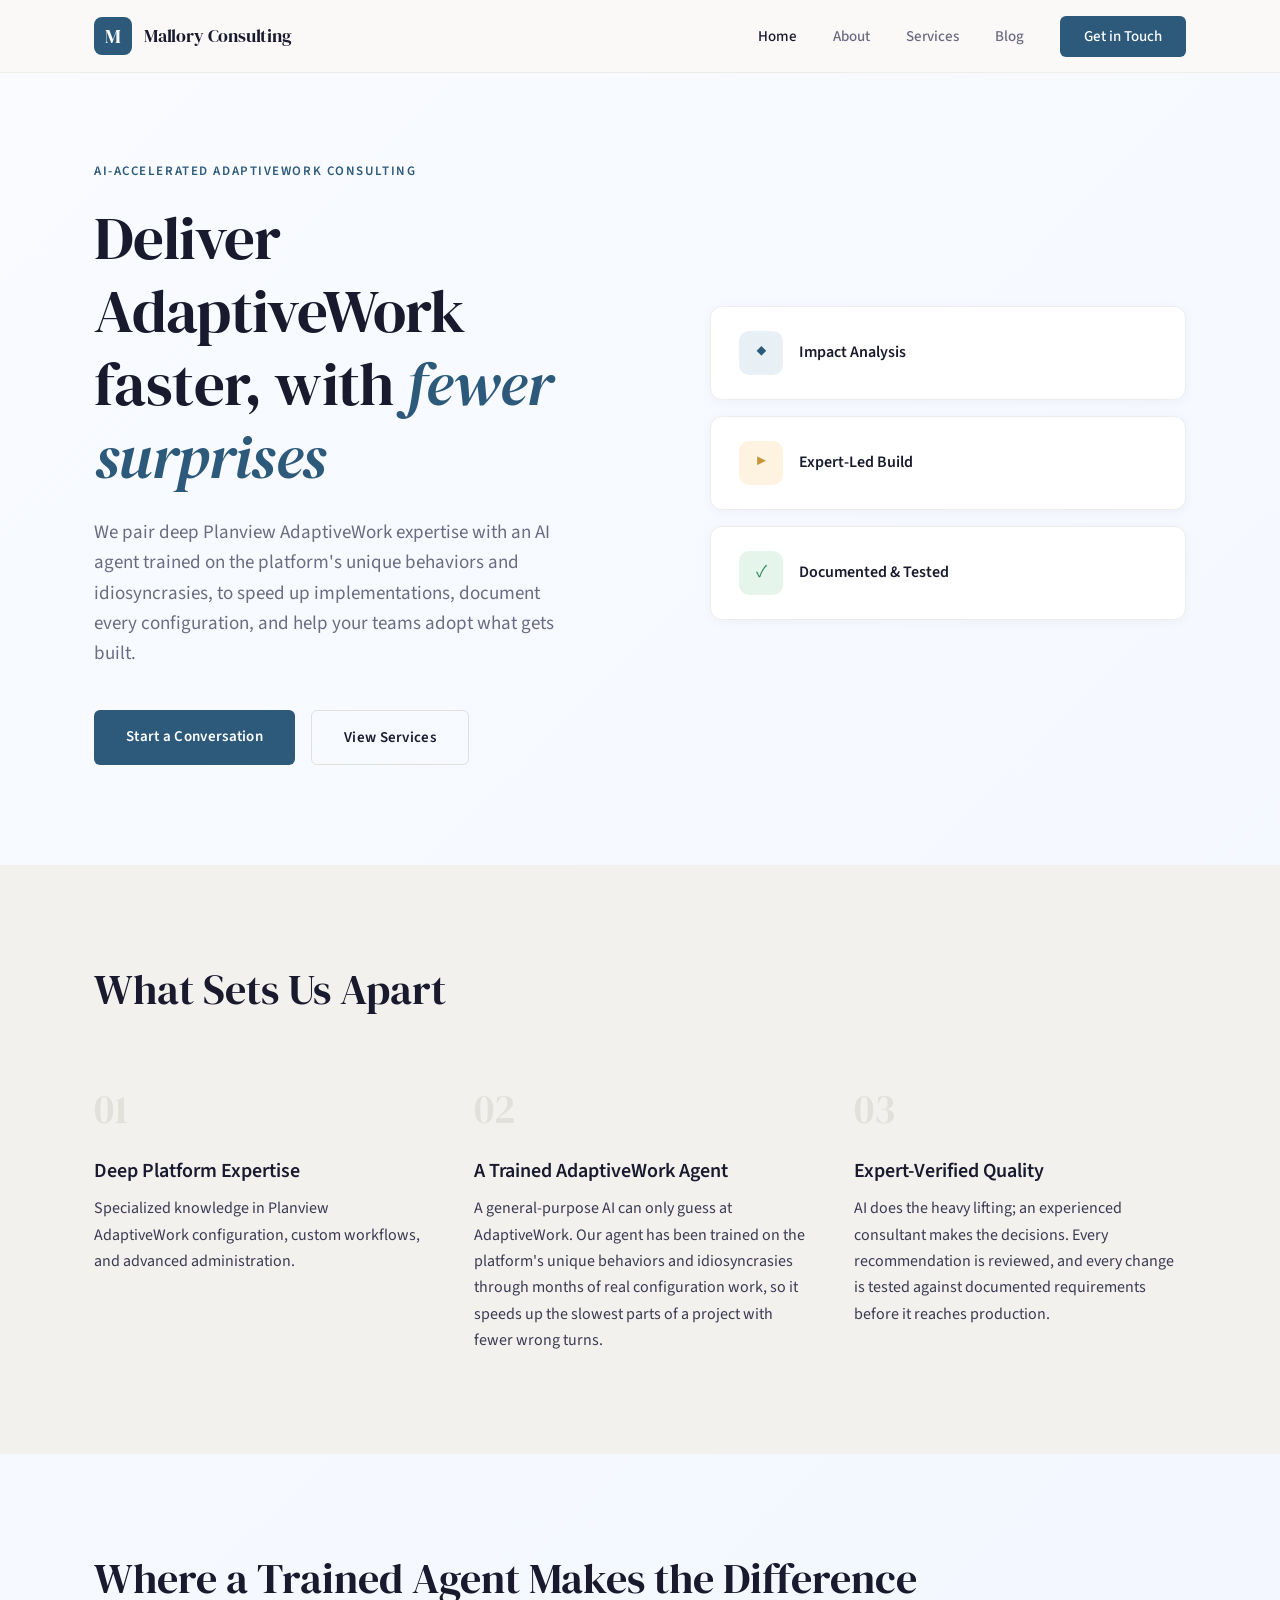
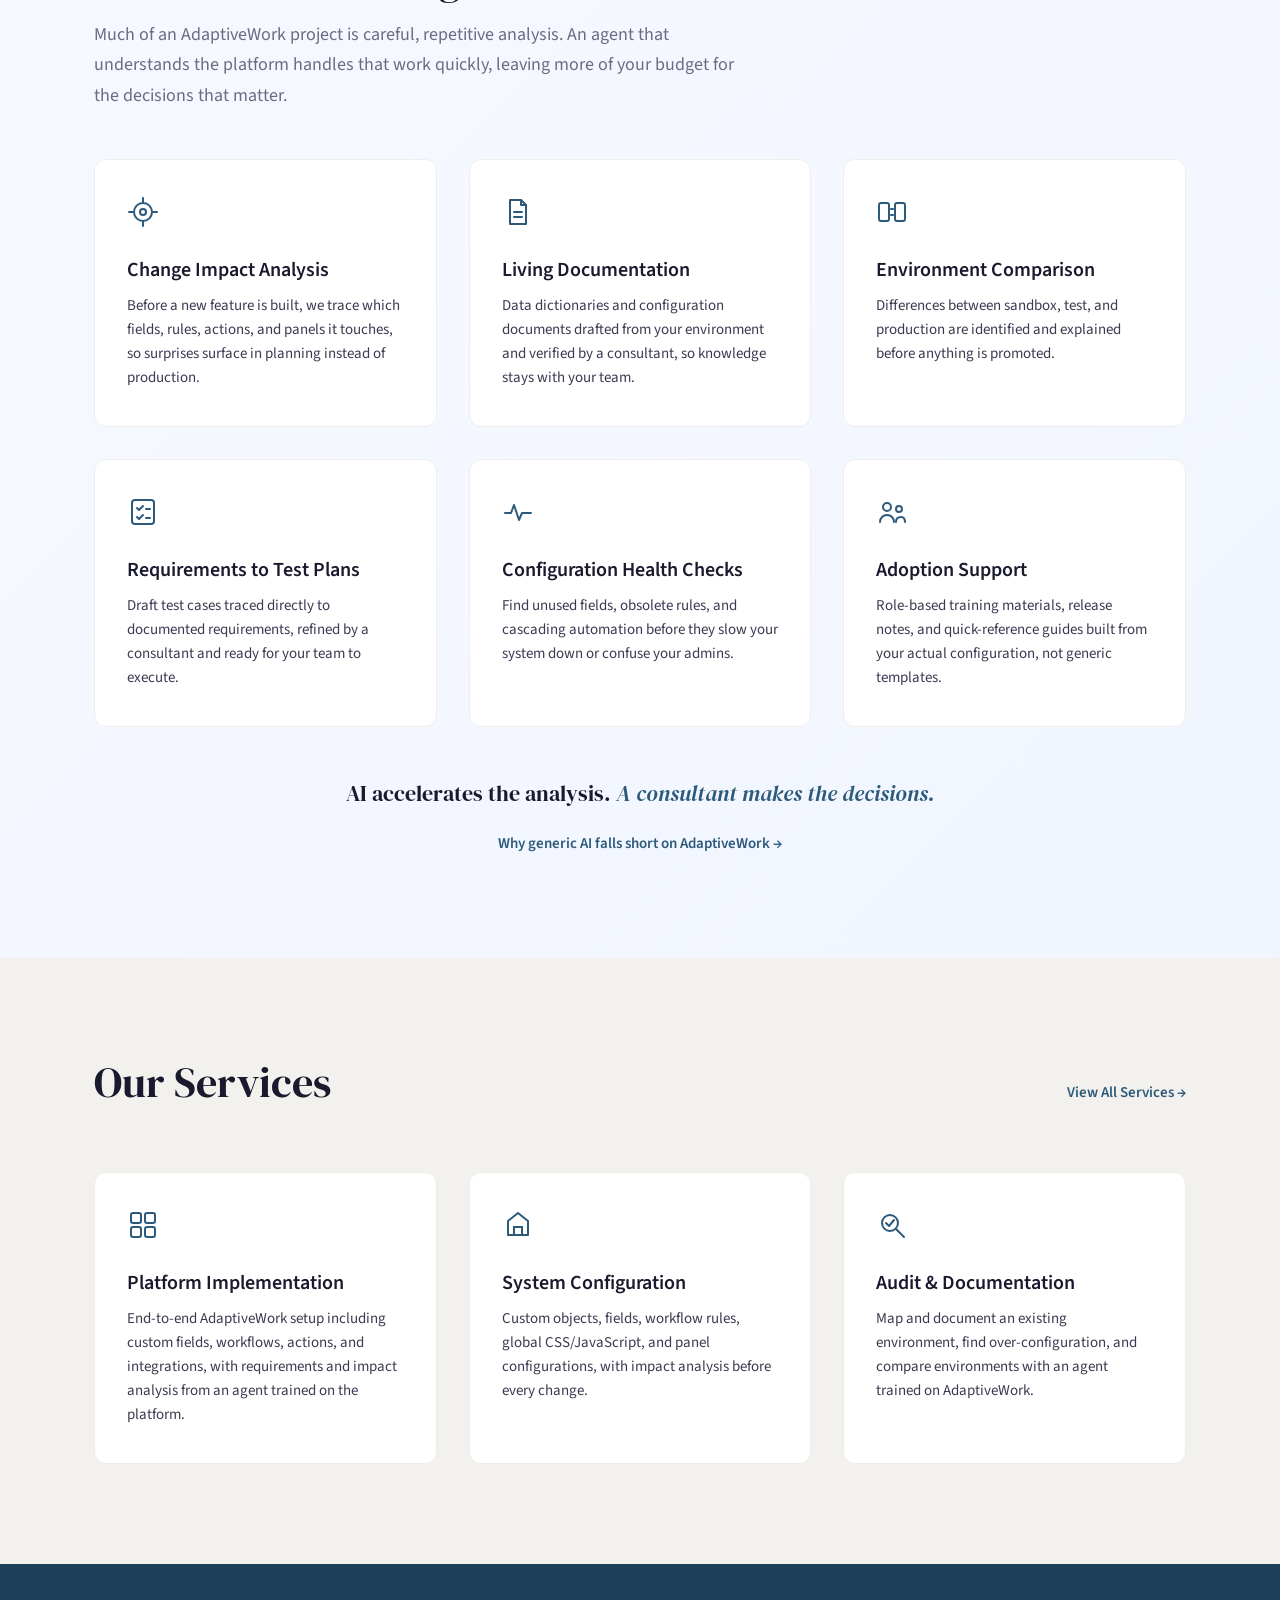
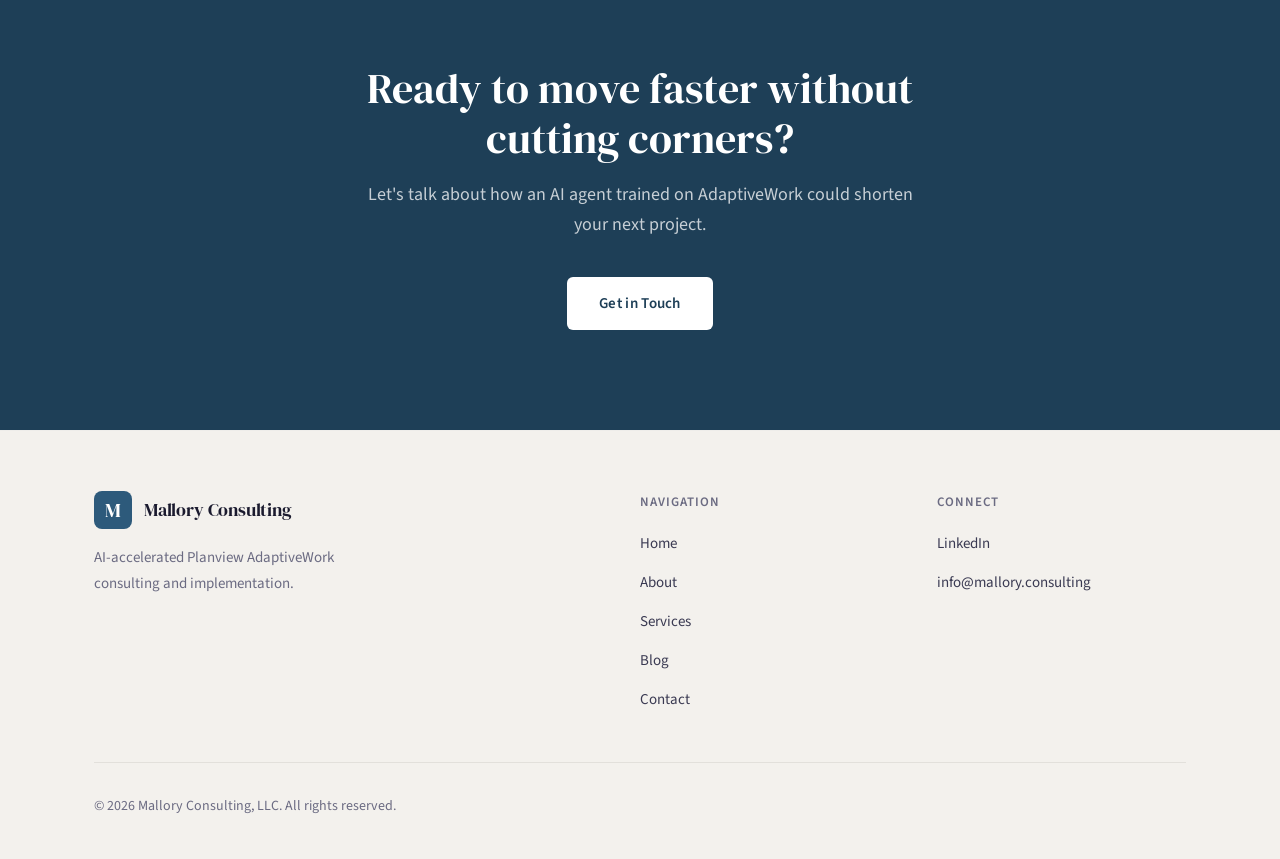
<file: index.html>
<!DOCTYPE html>
<html lang="en">
<head>
    <meta charset="UTF-8">
    <meta name="viewport" content="width=device-width, initial-scale=1.0">
    <title>Mallory Consulting | AI-Accelerated Planview AdaptiveWork Consulting</title>
    <meta name="description" content="AI-accelerated Planview AdaptiveWork consulting, powered by an agent trained on the platform's unique behaviors and idiosyncrasies, with every change reviewed by an expert.">
    <meta name="keywords" content="Planview AdaptiveWork, AdaptiveWork consultant, AdaptiveWork implementation, AI-assisted implementation, AdaptiveWork documentation, change impact analysis, AdaptiveWork configuration, project management consulting">
    <meta property="og:title" content="Mallory Consulting | AI-Accelerated AdaptiveWork Consulting">
    <meta property="og:description" content="Faster Planview AdaptiveWork implementations using an AI agent trained on the platform, with every change verified by an expert consultant.">
    <meta property="og:type" content="website">
    <meta property="og:url" content="https://mallory.consulting/">
    <meta name="robots" content="index, follow">
    <link rel="canonical" href="https://mallory.consulting/">
    <link rel="icon" type="image/svg+xml" href="favicon.svg">
    <link rel="stylesheet" href="css/style.css">
    <link rel="preconnect" href="https://fonts.googleapis.com">
    <link rel="preconnect" href="https://fonts.gstatic.com" crossorigin>
    <link href="https://fonts.googleapis.com/css2?family=DM+Serif+Display&family=Source+Sans+3:wght@300;400;500;600&display=swap" rel="stylesheet">
    <script type="application/ld+json">
    {
        "@context": "https://schema.org",
        "@type": "ProfessionalService",
        "name": "Mallory Consulting, LLC",
        "description": "AI-accelerated Planview AdaptiveWork implementation, configuration, and audit services, using an AI agent trained on the platform and reviewed by an expert consultant.",
        "url": "https://mallory.consulting",
        "email": "info@mallory.consulting",
        "areaServed": "US",
        "address": {
            "@type": "PostalAddress",
            "addressRegion": "TN",
            "addressCountry": "US"
        },
        "sameAs": [
            "https://www.linkedin.com/in/john-mallory-pmp-mitm-1766a44/"
        ],
        "knowsAbout": ["Planview AdaptiveWork", "Project Management", "Workflow Automation", "AdaptiveWork Configuration", "AdaptiveWork Implementation", "AI-Assisted Implementation", "Configuration Documentation", "Change Impact Analysis"]
    }
    </script>
</head>
<body>
    <header class="site-header">
        <nav class="nav-container">
            <a href="index.html" class="logo">
                <span class="logo-mark">M</span>
                <span class="logo-text">Mallory Consulting</span>
            </a>
            <button class="nav-toggle" aria-label="Toggle navigation">
                <span></span><span></span><span></span>
            </button>
            <ul class="nav-links">
                <li><a href="index.html" class="active">Home</a></li>
                <li><a href="about.html">About</a></li>
                <li><a href="services.html">Services</a></li>
       		<li><a href="blog.html">Blog</a></li>
      		<li><a href="contact.html" class="nav-cta">Get in Touch</a></li>
            </ul>
        </nav>
    </header>

        <main>
        <!-- Hero Section -->
        <section class="hero">
            <div class="hero-content">
                <p class="hero-eyebrow">AI-Accelerated AdaptiveWork Consulting</p>
                <h1>Deliver AdaptiveWork<br>faster, with <em>fewer surprises</em></h1>
                <p class="hero-description">We pair deep Planview AdaptiveWork expertise with an AI agent trained on the platform's unique behaviors and idiosyncrasies, to speed up implementations, document every configuration, and help your teams adopt what gets built.</p>
                <div class="hero-actions">
                    <a href="contact.html" class="btn btn-primary">Start a Conversation</a>
                    <a href="services.html" class="btn btn-secondary">View Services</a>
                </div>
            </div>
            <div class="hero-visual">
                <div class="hero-card card-1">
                    <span class="card-icon">&#9670;</span>
                    <span class="card-label">Impact Analysis</span>
                </div>
                <div class="hero-card card-2">
                    <span class="card-icon">&#9654;</span>
                    <span class="card-label">Expert-Led Build</span>
                </div>
                <div class="hero-card card-3">
                    <span class="card-icon">&#10003;</span>
                    <span class="card-label">Documented &amp; Tested</span>
                </div>
            </div>
        </section>

        <!-- Value Proposition -->
        <section class="value-section">
            <div class="container">
                <h2 class="section-title">What Sets Us Apart</h2>
                <div class="value-grid">
                    <div class="value-item">
                        <div class="value-number">01</div>
                        <h3>Deep Platform Expertise</h3>
                        <p>Specialized knowledge in Planview AdaptiveWork configuration, custom workflows, and advanced administration.</p>
                    </div>
                    <div class="value-item">
                        <div class="value-number">02</div>
                        <h3>A Trained AdaptiveWork Agent</h3>
                        <p>A general-purpose AI can only guess at AdaptiveWork. Our agent has been trained on the platform's unique behaviors and idiosyncrasies through months of real configuration work, so it speeds up the slowest parts of a project with fewer wrong turns.</p>
                    </div>
                    <div class="value-item">
                        <div class="value-number">03</div>
                        <h3>Expert-Verified Quality</h3>
                        <p>AI does the heavy lifting; an experienced consultant makes the decisions. Every recommendation is reviewed, and every change is tested against documented requirements before it reaches production.</p>
                    </div>
                </div>
            </div>
        </section>

        <!-- AI Capabilities -->
        <section class="ai-section">
            <div class="container">
                <h2 class="section-title">Where a Trained Agent Makes the Difference</h2>
                <p class="section-subtitle">Much of an AdaptiveWork project is careful, repetitive analysis. An agent that understands the platform handles that work quickly, leaving more of your budget for the decisions that matter.</p>
                <div class="services-grid">
                    <div class="service-card">
                        <div class="service-icon">
                            <svg width="32" height="32" viewBox="0 0 32 32" fill="none"><circle cx="16" cy="16" r="3" stroke="currentColor" stroke-width="2"/><circle cx="16" cy="16" r="9" stroke="currentColor" stroke-width="2"/><path d="M16 2v4M16 26v4M2 16h4M26 16h4" stroke="currentColor" stroke-width="2" stroke-linecap="round"/></svg>
                        </div>
                        <h3>Change Impact Analysis</h3>
                        <p>Before a new feature is built, we trace which fields, rules, actions, and panels it touches, so surprises surface in planning instead of production.</p>
                    </div>
                    <div class="service-card">
                        <div class="service-icon">
                            <svg width="32" height="32" viewBox="0 0 32 32" fill="none"><path d="M8 4h11l5 5v19H8V4z" stroke="currentColor" stroke-width="2" stroke-linejoin="round"/><path d="M19 4v5h5M12 16h8M12 21h8" stroke="currentColor" stroke-width="2" stroke-linecap="round" stroke-linejoin="round"/></svg>
                        </div>
                        <h3>Living Documentation</h3>
                        <p>Data dictionaries and configuration documents drafted from your environment and verified by a consultant, so knowledge stays with your team.</p>
                    </div>
                    <div class="service-card">
                        <div class="service-icon">
                            <svg width="32" height="32" viewBox="0 0 32 32" fill="none"><rect x="3" y="7" width="10" height="18" rx="2" stroke="currentColor" stroke-width="2"/><rect x="19" y="7" width="10" height="18" rx="2" stroke="currentColor" stroke-width="2"/><path d="M15 13h2M15 19h2" stroke="currentColor" stroke-width="2" stroke-linecap="round"/></svg>
                        </div>
                        <h3>Environment Comparison</h3>
                        <p>Differences between sandbox, test, and production are identified and explained before anything is promoted.</p>
                    </div>
                    <div class="service-card">
                        <div class="service-icon">
                            <svg width="32" height="32" viewBox="0 0 32 32" fill="none"><rect x="5" y="4" width="22" height="24" rx="3" stroke="currentColor" stroke-width="2"/><path d="M10 12l2 2 4-4M10 21l2 2 4-4M19 13h4M19 22h4" stroke="currentColor" stroke-width="2" stroke-linecap="round" stroke-linejoin="round"/></svg>
                        </div>
                        <h3>Requirements to Test Plans</h3>
                        <p>Draft test cases traced directly to documented requirements, refined by a consultant and ready for your team to execute.</p>
                    </div>
                    <div class="service-card">
                        <div class="service-icon">
                            <svg width="32" height="32" viewBox="0 0 32 32" fill="none"><path d="M3 17h6l3-8 5 15 3-7h9" stroke="currentColor" stroke-width="2" stroke-linecap="round" stroke-linejoin="round"/></svg>
                        </div>
                        <h3>Configuration Health Checks</h3>
                        <p>Find unused fields, obsolete rules, and cascading automation before they slow your system down or confuse your admins.</p>
                    </div>
                    <div class="service-card">
                        <div class="service-icon">
                            <svg width="32" height="32" viewBox="0 0 32 32" fill="none"><circle cx="11" cy="11" r="4" stroke="currentColor" stroke-width="2"/><circle cx="23" cy="13" r="3" stroke="currentColor" stroke-width="2"/><path d="M4 26c0-4 3-7 7-7s7 3 7 7M20 26c0-3 2-5 5-5s4 2 4 5" stroke="currentColor" stroke-width="2" stroke-linecap="round"/></svg>
                        </div>
                        <h3>Adoption Support</h3>
                        <p>Role-based training materials, release notes, and quick-reference guides built from your actual configuration, not generic templates.</p>
                    </div>
                </div>
                <p class="ai-note">AI accelerates the analysis. <em>A consultant makes the decisions.</em></p>
                <p class="ai-link"><a href="blog/ai-accelerated-adaptivework-delivery.html" class="link-arrow">Why generic AI falls short on AdaptiveWork &rarr;</a></p>
            </div>
        </section>

        <!-- Services Preview -->
        <section class="services-preview">
            <div class="container">
                <div class="services-preview-header">
                    <h2 class="section-title">Our Services</h2>
                    <a href="services.html" class="link-arrow">View All Services &rarr;</a>
                </div>
                <div class="services-grid">
                    <div class="service-card">
                        <div class="service-icon">
                            <svg width="32" height="32" viewBox="0 0 32 32" fill="none"><rect x="4" y="4" width="10" height="10" rx="2" stroke="currentColor" stroke-width="2"/><rect x="18" y="4" width="10" height="10" rx="2" stroke="currentColor" stroke-width="2"/><rect x="4" y="18" width="10" height="10" rx="2" stroke="currentColor" stroke-width="2"/><rect x="18" y="18" width="10" height="10" rx="2" stroke="currentColor" stroke-width="2"/></svg>
                        </div>
                        <h3>Platform Implementation</h3>
                        <p>End-to-end AdaptiveWork setup including custom fields, workflows, actions, and integrations, with requirements and impact analysis from an agent trained on the platform.</p>
                    </div>
                    <div class="service-card">
                        <div class="service-icon">
                            <svg width="32" height="32" viewBox="0 0 32 32" fill="none"><path d="M6 26V12l10-8 10 8v14H6z" stroke="currentColor" stroke-width="2" stroke-linejoin="round"/><rect x="12" y="18" width="8" height="8" stroke="currentColor" stroke-width="2"/></svg>
                        </div>
                        <h3>System Configuration</h3>
                        <p>Custom objects, fields, workflow rules, global CSS/JavaScript, and panel configurations, with impact analysis before every change.</p>
                    </div>
                    <div class="service-card">
                        <div class="service-icon">
                            <svg width="32" height="32" viewBox="0 0 32 32" fill="none"><circle cx="14" cy="14" r="8" stroke="currentColor" stroke-width="2"/><path d="M20 20l8 8M10 14l3 3 5-6" stroke="currentColor" stroke-width="2" stroke-linecap="round" stroke-linejoin="round"/></svg>
                        </div>
                        <h3>Audit &amp; Documentation</h3>
                        <p>Map and document an existing environment, find over-configuration, and compare environments with an agent trained on AdaptiveWork.</p>
                    </div>
                </div>
            </div>
        </section>

        <!-- CTA Section -->
        <section class="cta-section">
            <div class="container">
                <div class="cta-content">
                    <h2>Ready to move faster without cutting corners?</h2>
                    <p>Let's talk about how an AI agent trained on AdaptiveWork could shorten your next project.</p>
                    <a href="contact.html" class="btn btn-primary btn-light">Get in Touch</a>
                </div>
            </div>
        </section>
    </main>

    <footer class="site-footer">
        <div class="container">
            <div class="footer-content">
                <div class="footer-brand">
                    <a href="index.html" class="logo">
                        <span class="logo-mark">M</span>
                        <span class="logo-text">Mallory Consulting</span>
                    </a>
                    <p>AI-accelerated Planview AdaptiveWork consulting and implementation.</p>
                </div>
                <div class="footer-links">
                    <h4>Navigation</h4>
                    <ul>
                        <li><a href="index.html">Home</a></li>
                        <li><a href="about.html">About</a></li> 
			<li><a href="services.html">Services</a></li>
       			<li><a href="blog.html">Blog</a></li>
       			<li><a href="contact.html">Contact</a></li>
                    </ul>
                </div>
                <div class="footer-links">
                    <h4>Connect</h4>
                    <ul>
                        <li><a href="https://www.linkedin.com/in/john-mallory-pmp-mitm-1766a44/" target="_blank" rel="noopener">LinkedIn</a></li>
                        <li><a href="mailto:info@mallory.consulting">info@mallory.consulting</a></li>
                    </ul>
                </div>
            </div>
            <div class="footer-bottom">
                <p>&copy; 2026 Mallory Consulting, LLC. All rights reserved.</p>
            </div>
        </div>
    </footer>

    <script src="js/main.js"></script>
</body>
</html>
</file>
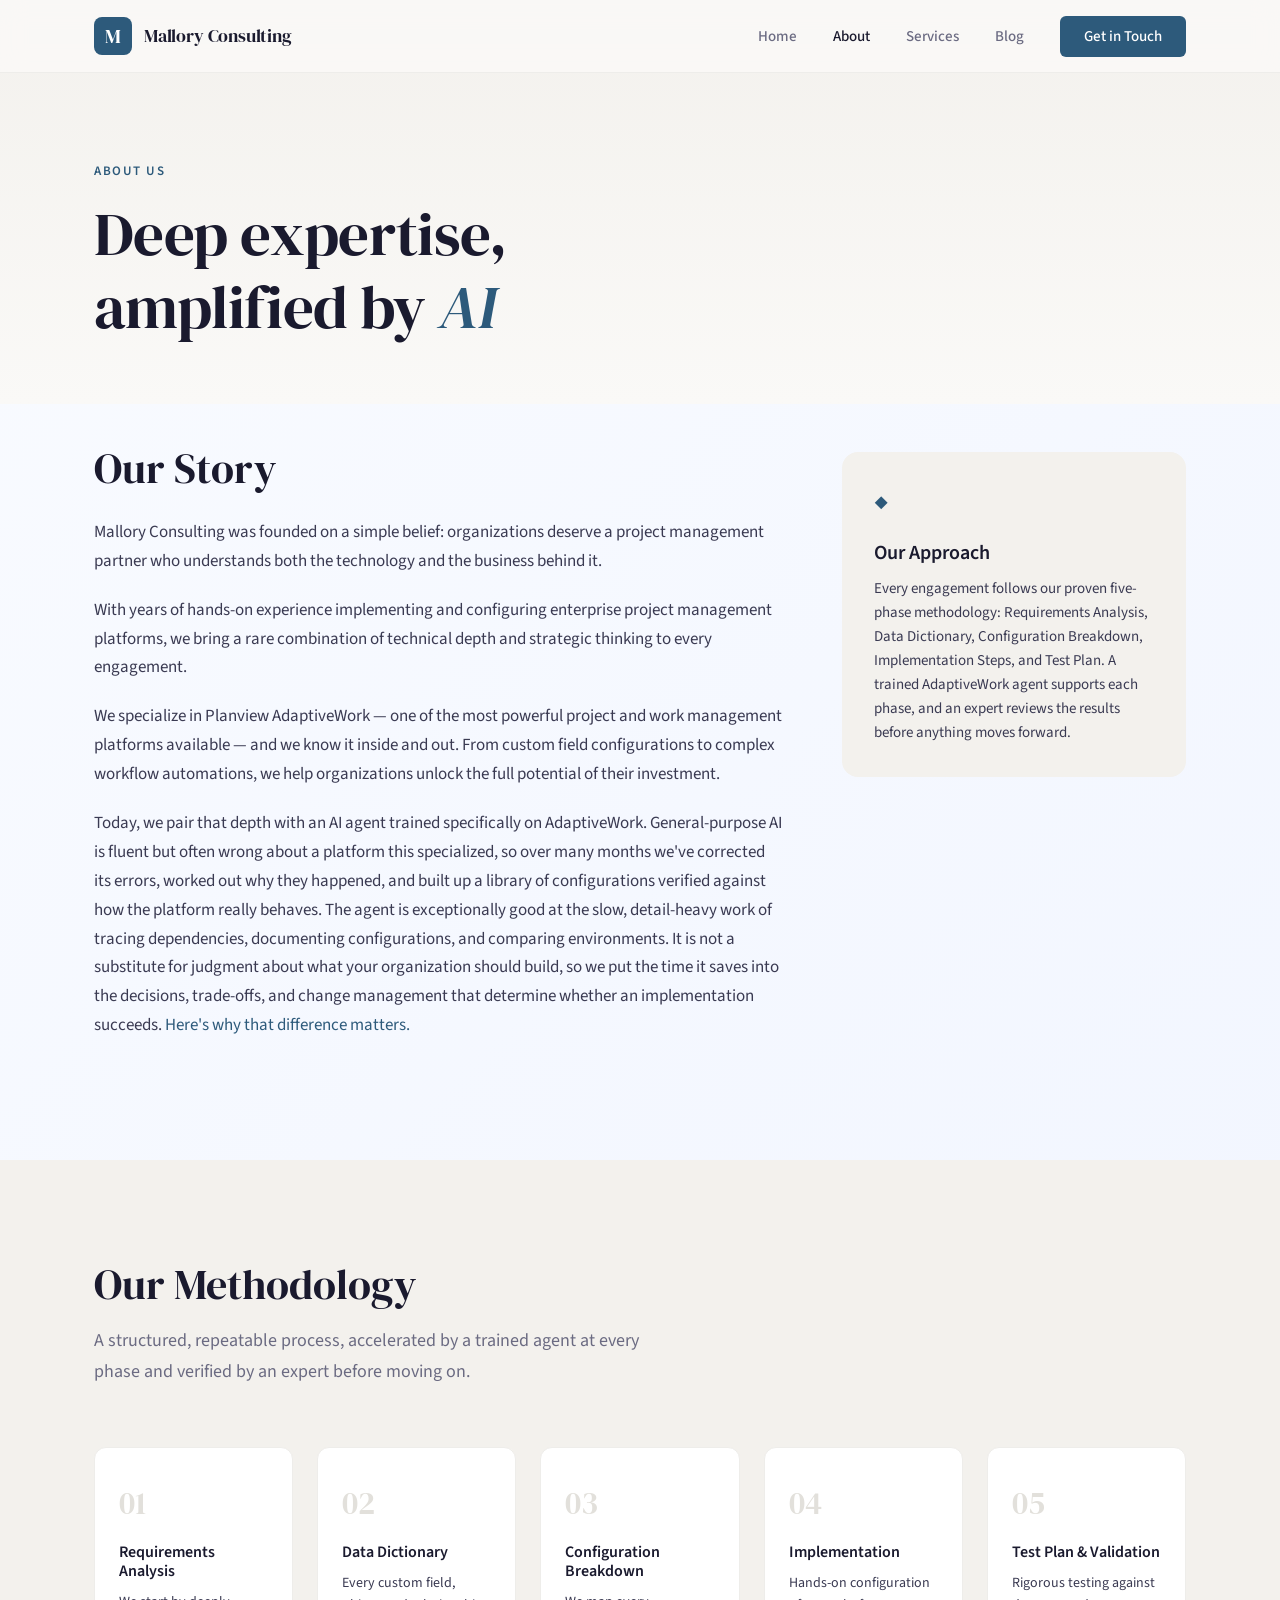
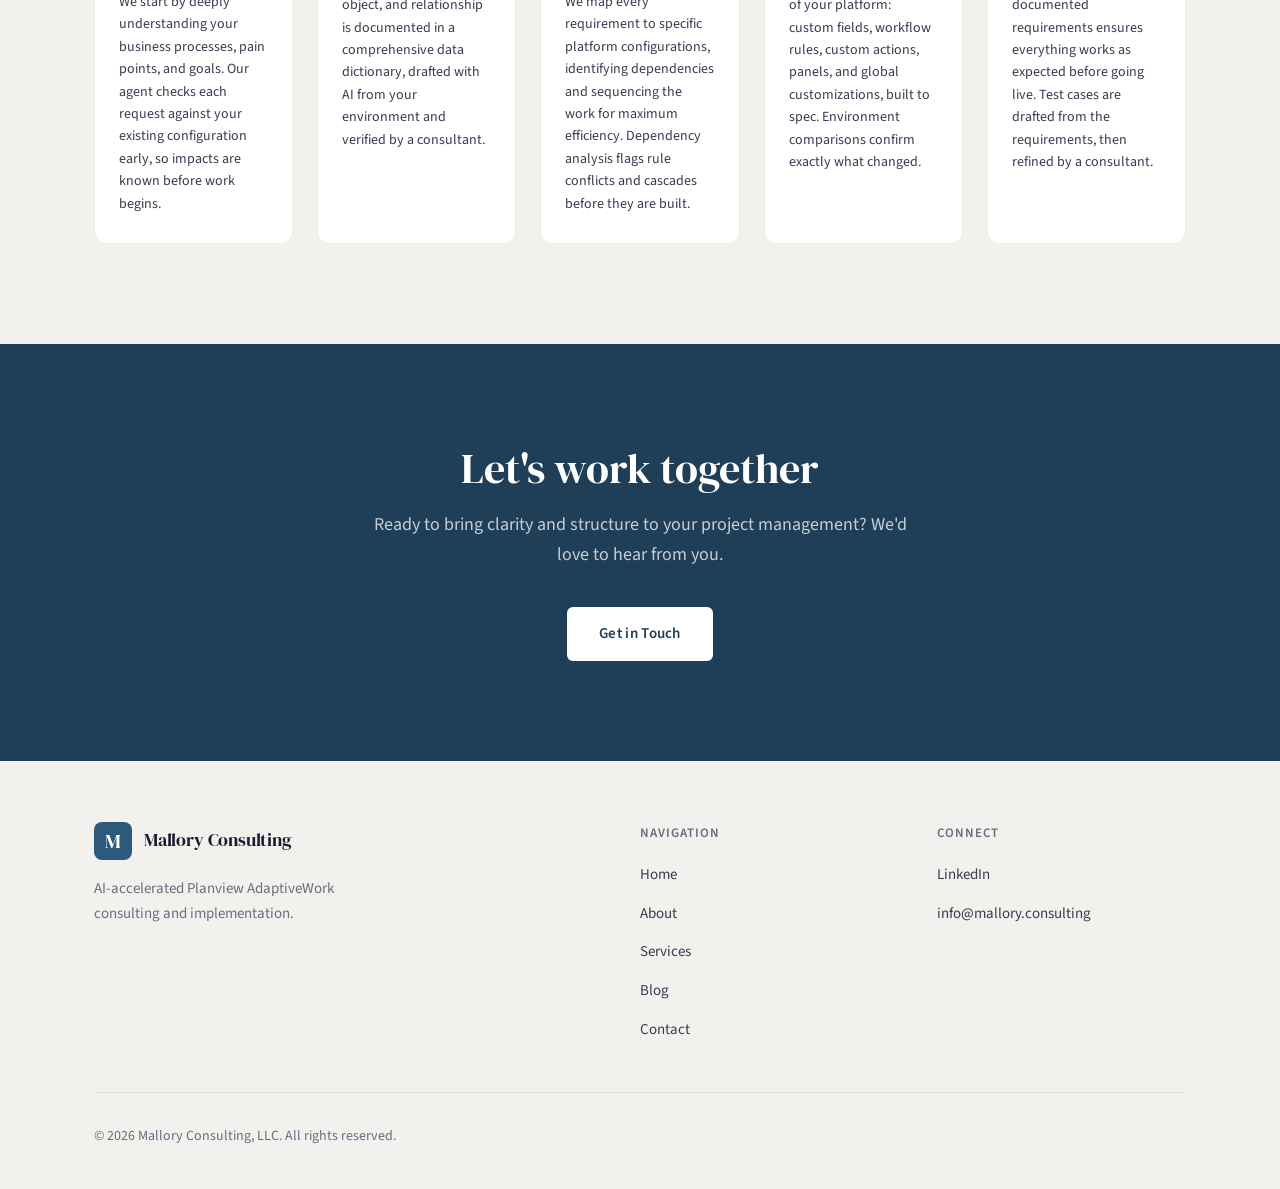
<file: about.html>
<!DOCTYPE html>
<html lang="en">
<head>
    <meta charset="UTF-8">
    <meta name="viewport" content="width=device-width, initial-scale=1.0">
    <title>About | AI-Accelerated AdaptiveWork Consulting | Mallory Consulting</title>
    <meta name="description" content="Mallory Consulting pairs deep Planview AdaptiveWork expertise with an AI agent trained on the platform and a proven five-phase methodology. Based in Tennessee, serving clients nationwide.">
    <meta property="og:title" content="About | Mallory Consulting">
    <meta property="og:description" content="Deep AdaptiveWork expertise, amplified by a trained AI agent and a proven five-phase methodology.">
    <meta property="og:type" content="website">
    <meta property="og:url" content="https://mallory.consulting/about.html">
    <meta name="robots" content="index, follow">
    <link rel="canonical" href="https://mallory.consulting/about.html">
    <link rel="icon" type="image/svg+xml" href="favicon.svg">
    <link rel="stylesheet" href="css/style.css">
    <link rel="preconnect" href="https://fonts.googleapis.com">
    <link rel="preconnect" href="https://fonts.gstatic.com" crossorigin>
    <link href="https://fonts.googleapis.com/css2?family=DM+Serif+Display&family=Source+Sans+3:wght@300;400;500;600&display=swap" rel="stylesheet">
</head>
<body>
    <header class="site-header">
        <nav class="nav-container">
            <a href="index.html" class="logo">
                <span class="logo-mark">M</span>
                <span class="logo-text">Mallory Consulting</span>
            </a>
            <button class="nav-toggle" aria-label="Toggle navigation">
                <span></span><span></span><span></span>
            </button>
            <ul class="nav-links">
                <li><a href="index.html">Home</a></li>
                <li><a href="about.html" class="active">About</a></li>
		<li><a href="services.html">Services</a></li>
       		<li><a href="blog.html">Blog</a></li>
       		<li><a href="contact.html" class="nav-cta">Get in Touch</a></li>
            </ul>
        </nav>
    </header>

    <main>
        <section class="page-hero">
            <div class="container">
                <p class="hero-eyebrow">About Us</p>
                <h1>Deep expertise,<br>amplified by <em>AI</em></h1>
            </div>
        </section>

        <section class="about-story">
            <div class="container">
                <div class="about-grid">
                    <div class="about-main">
                        <h2>Our Story</h2>
                        <p>Mallory Consulting was founded on a simple belief: organizations deserve a project management partner who understands both the technology and the business behind it.</p>
                        <p>With years of hands-on experience implementing and configuring enterprise project management platforms, we bring a rare combination of technical depth and strategic thinking to every engagement.</p>
                        <p>We specialize in Planview AdaptiveWork — one of the most powerful project and work management platforms available — and we know it inside and out. From custom field configurations to complex workflow automations, we help organizations unlock the full potential of their investment.</p>
                        <p>Today, we pair that depth with an AI agent trained specifically on AdaptiveWork. General-purpose AI is fluent but often wrong about a platform this specialized, so over many months we've corrected its errors, worked out why they happened, and built up a library of configurations verified against how the platform really behaves. The agent is exceptionally good at the slow, detail-heavy work of tracing dependencies, documenting configurations, and comparing environments. It is not a substitute for judgment about what your organization should build, so we put the time it saves into the decisions, trade-offs, and change management that determine whether an implementation succeeds. <a href="blog/ai-accelerated-adaptivework-delivery.html">Here's why that difference matters.</a></p>
                    </div>
                    <div class="about-sidebar">
                        <div class="about-stat">
                            <div class="stat-icon">&#9670;</div>
                            <h3>Our Approach</h3>
                            <p>Every engagement follows our proven five-phase methodology: Requirements Analysis, Data Dictionary, Configuration Breakdown, Implementation Steps, and Test Plan. A trained AdaptiveWork agent supports each phase, and an expert reviews the results before anything moves forward.</p>
                        </div>
                    </div>
                </div>
            </div>
        </section>

        <section class="methodology-section">
            <div class="container">
                <h2 class="section-title">Our Methodology</h2>
                <p class="section-subtitle">A structured, repeatable process, accelerated by a trained agent at every phase and verified by an expert before moving on.</p>
                <div class="methodology-grid">
                    <div class="method-step">
                        <div class="step-number">01</div>
                        <h3>Requirements Analysis</h3>
                        <p>We start by deeply understanding your business processes, pain points, and goals. Our agent checks each request against your existing configuration early, so impacts are known before work begins.</p>
                    </div>
                    <div class="method-step">
                        <div class="step-number">02</div>
                        <h3>Data Dictionary</h3>
                        <p>Every custom field, object, and relationship is documented in a comprehensive data dictionary, drafted with AI from your environment and verified by a consultant.</p>
                    </div>
                    <div class="method-step">
                        <div class="step-number">03</div>
                        <h3>Configuration Breakdown</h3>
                        <p>We map every requirement to specific platform configurations, identifying dependencies and sequencing the work for maximum efficiency. Dependency analysis flags rule conflicts and cascades before they are built.</p>
                    </div>
                    <div class="method-step">
                        <div class="step-number">04</div>
                        <h3>Implementation</h3>
                        <p>Hands-on configuration of your platform: custom fields, workflow rules, custom actions, panels, and global customizations, built to spec. Environment comparisons confirm exactly what changed.</p>
                    </div>
                    <div class="method-step">
                        <div class="step-number">05</div>
                        <h3>Test Plan & Validation</h3>
                        <p>Rigorous testing against documented requirements ensures everything works as expected before going live. Test cases are drafted from the requirements, then refined by a consultant.</p>
                    </div>
                </div>
            </div>
        </section>

        <!-- CTA Section -->
        <section class="cta-section">
            <div class="container">
                <div class="cta-content">
                    <h2>Let's work together</h2>
                    <p>Ready to bring clarity and structure to your project management? We'd love to hear from you.</p>
                    <a href="contact.html" class="btn btn-primary btn-light">Get in Touch</a>
                </div>
            </div>
        </section>
    </main>

    <footer class="site-footer">
        <div class="container">
            <div class="footer-content">
                <div class="footer-brand">
                    <a href="index.html" class="logo">
                        <span class="logo-mark">M</span>
                        <span class="logo-text">Mallory Consulting</span>
                    </a>
                    <p>AI-accelerated Planview AdaptiveWork consulting and implementation.</p>
                </div>
                <div class="footer-links">
                    <h4>Navigation</h4>
                    <ul>
                        <li><a href="index.html">Home</a></li>
                        <li><a href="about.html">About</a></li> 
			<li><a href="services.html">Services</a></li>
       			<li><a href="blog.html">Blog</a></li>
      			<li><a href="contact.html">Contact</a></li>
                    </ul>
                </div>
                <div class="footer-links">
                    <h4>Connect</h4>
                    <ul>
                        <li><a href="https://www.linkedin.com/in/john-mallory-pmp-mitm-1766a44/" target="_blank" rel="noopener">LinkedIn</a></li>
                        <li><a href="mailto:info@mallory.consulting">info@mallory.consulting</a></li>
                    </ul>
                </div>
            </div>
            <div class="footer-bottom">
                <p>&copy; 2026 Mallory Consulting, LLC. All rights reserved.</p>
            </div>
        </div>
    </footer>

    <script src="js/main.js"></script>
</body>
</html>
</file>
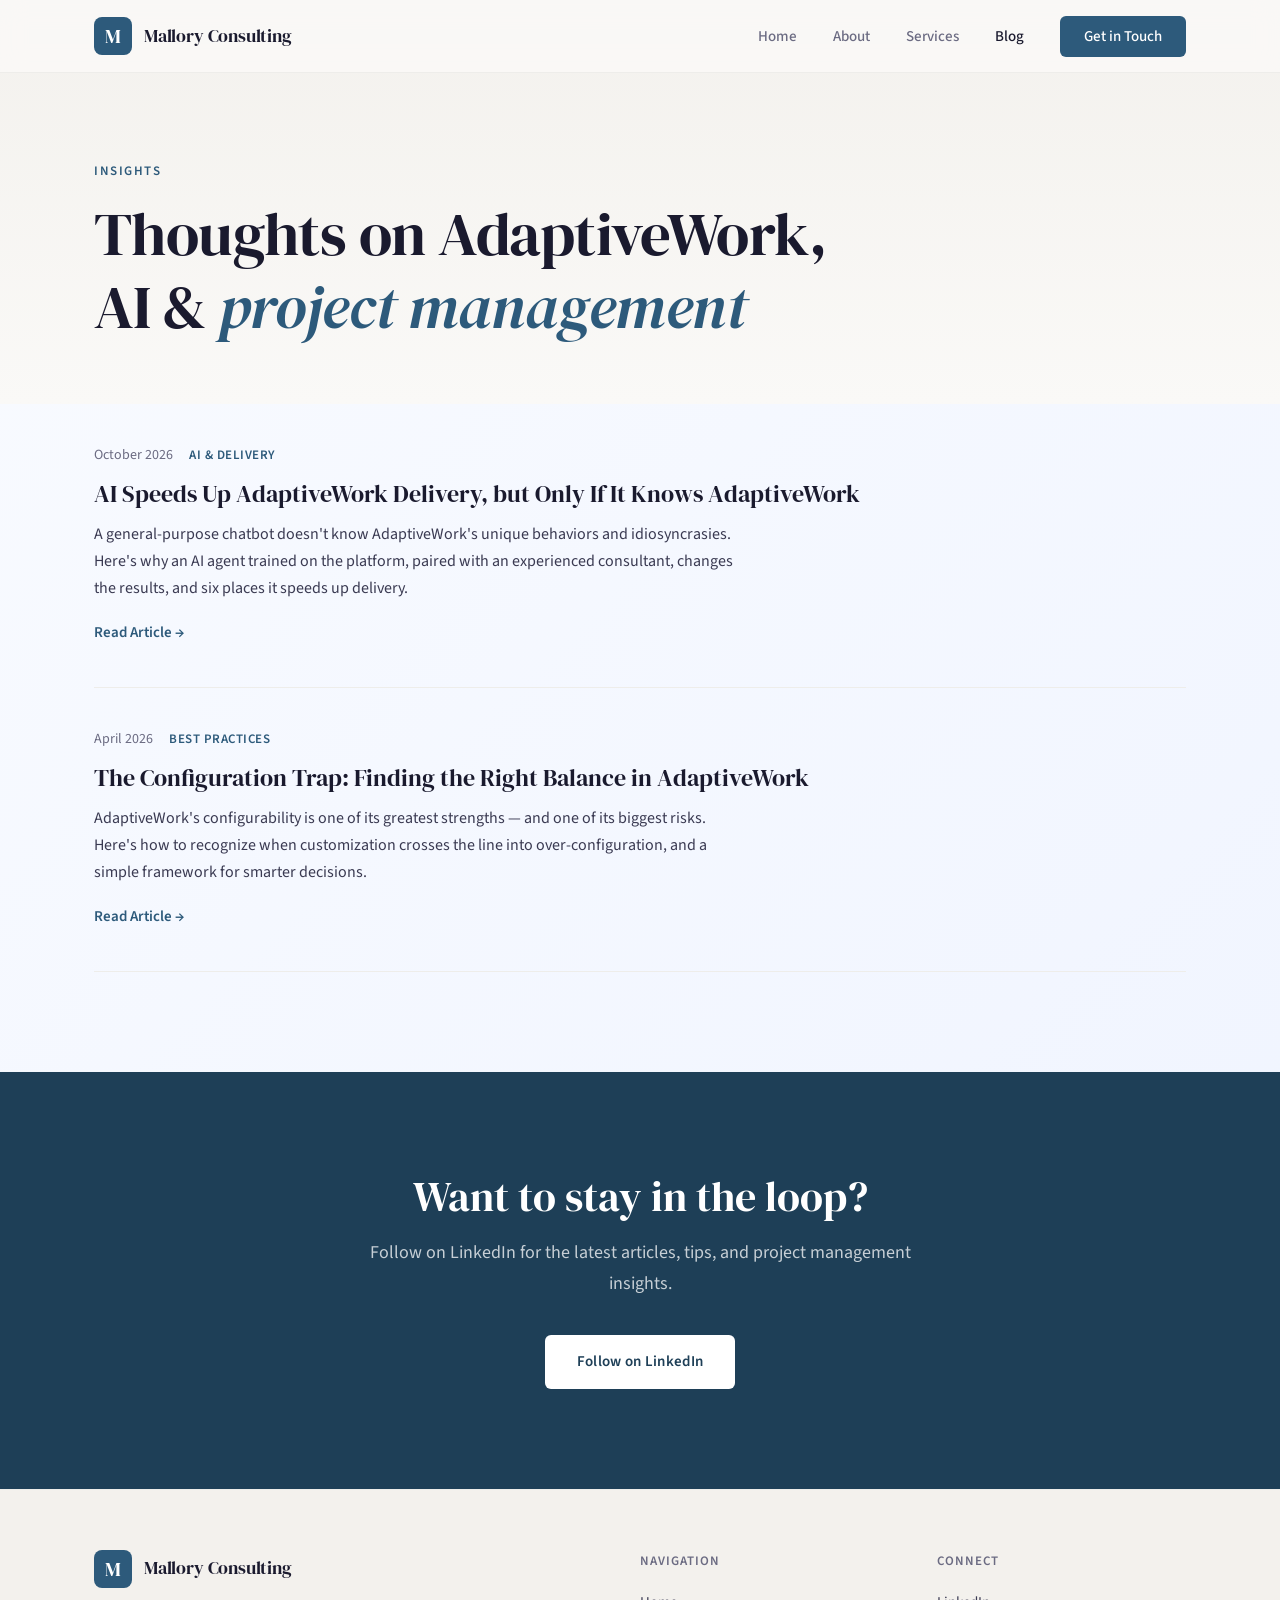
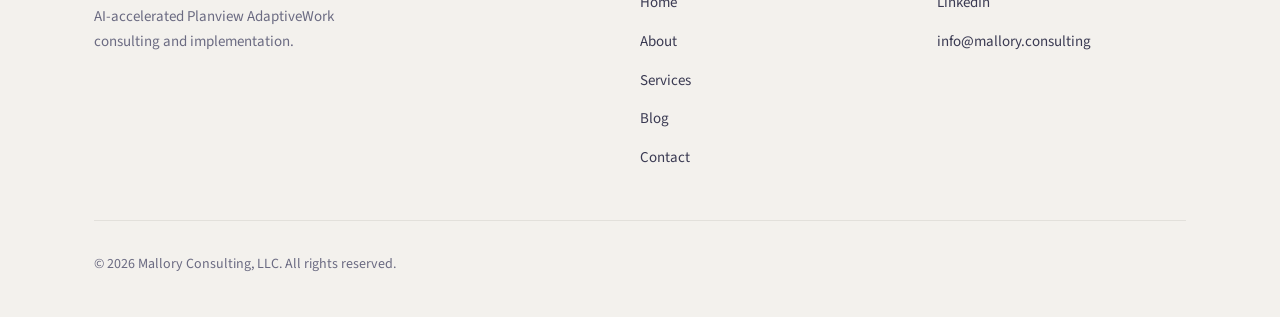
<file: blog.html>
<!DOCTYPE html>
<html lang="en">
<head>
    <meta charset="UTF-8">
    <meta name="viewport" content="width=device-width, initial-scale=1.0">
    <title>Blog | AdaptiveWork Insights | Mallory Consulting</title>
    <meta name="description" content="Insights, best practices, and lessons learned from years of Planview AdaptiveWork implementation and configuration consulting.">
    <meta property="og:title" content="Blog | Mallory Consulting">
    <meta property="og:description" content="AdaptiveWork insights and best practices from Mallory Consulting.">
    <meta property="og:type" content="website">
    <meta property="og:url" content="https://mallory.consulting/blog.html">
    <meta name="robots" content="index, follow">
    <link rel="canonical" href="https://mallory.consulting/blog.html">
    <link rel="icon" type="image/svg+xml" href="favicon.svg">
    <link rel="stylesheet" href="css/style.css">
    <link rel="preconnect" href="https://fonts.googleapis.com">
    <link rel="preconnect" href="https://fonts.gstatic.com" crossorigin>
    <link href="https://fonts.googleapis.com/css2?family=DM+Serif+Display&family=Source+Sans+3:wght@300;400;500;600&display=swap" rel="stylesheet">
</head>
<body>
    <header class="site-header">
        <nav class="nav-container">
            <a href="index.html" class="logo">
                <span class="logo-mark">M</span>
                <span class="logo-text">Mallory Consulting</span>
            </a>
            <button class="nav-toggle" aria-label="Toggle navigation">
                <span></span><span></span><span></span>
            </button>
            <ul class="nav-links">
                <li><a href="index.html">Home</a></li>
                <li><a href="about.html">About</a></li>
                <li><a href="services.html">Services</a></li>
                <li><a href="blog.html" class="active">Blog</a></li>
                <li><a href="contact.html" class="nav-cta">Get in Touch</a></li>
            </ul>
        </nav>
    </header>

    <main>
        <section class="page-hero">
            <div class="container">
                <p class="hero-eyebrow">Insights</p>
                <h1>Thoughts on AdaptiveWork,<br>AI &amp; <em>project management</em></h1>
            </div>
        </section>

        <section class="blog-listing">
            <div class="container">
                <div class="blog-grid">
                    <article class="blog-card">
                        <div class="blog-card-meta">
                            <span class="blog-date">October 2026</span>
                            <span class="blog-category">AI &amp; Delivery</span>
                        </div>
                        <h2><a href="blog/ai-accelerated-adaptivework-delivery.html">AI Speeds Up AdaptiveWork Delivery, but Only If It Knows AdaptiveWork</a></h2>
                        <p>A general-purpose chatbot doesn't know AdaptiveWork's unique behaviors and idiosyncrasies. Here's why an AI agent trained on the platform, paired with an experienced consultant, changes the results, and six places it speeds up delivery.</p>
                        <a href="blog/ai-accelerated-adaptivework-delivery.html" class="read-more">Read Article &rarr;</a>
                    </article>
                    <article class="blog-card">
                        <div class="blog-card-meta">
                            <span class="blog-date">April 2026</span>
                            <span class="blog-category">Best Practices</span>
                        </div>
                        <h2><a href="blog/the-configuration-trap.html">The Configuration Trap: Finding the Right Balance in AdaptiveWork</a></h2>
                        <p>AdaptiveWork's configurability is one of its greatest strengths — and one of its biggest risks. Here's how to recognize when customization crosses the line into over-configuration, and a simple framework for smarter decisions.</p>
                        <a href="blog/the-configuration-trap.html" class="read-more">Read Article &rarr;</a>
                    </article>
                </div>
            </div>
        </section>

        <section class="cta-section">
            <div class="container">
                <div class="cta-content">
                    <h2>Want to stay in the loop?</h2>
                    <p>Follow on LinkedIn for the latest articles, tips, and project management insights.</p>
                    <a href="https://www.linkedin.com/in/john-mallory-pmp-mitm-1766a44/" target="_blank" rel="noopener" class="btn btn-primary btn-light">Follow on LinkedIn</a>
                </div>
            </div>
        </section>
    </main>

    <footer class="site-footer">
        <div class="container">
            <div class="footer-content">
                <div class="footer-brand">
                    <a href="index.html" class="logo">
                        <span class="logo-mark">M</span>
                        <span class="logo-text">Mallory Consulting</span>
                    </a>
                    <p>AI-accelerated Planview AdaptiveWork consulting and implementation.</p>
                </div>
                <div class="footer-links">
                    <h4>Navigation</h4>
                    <ul>
                        <li><a href="index.html">Home</a></li>
                        <li><a href="about.html">About</a></li>
                        <li><a href="services.html">Services</a></li>
                        <li><a href="blog.html">Blog</a></li>
                        <li><a href="contact.html">Contact</a></li>
                    </ul>
                </div>
                <div class="footer-links">
                    <h4>Connect</h4>
                    <ul>
                        <li><a href="https://www.linkedin.com/in/john-mallory-pmp-mitm-1766a44/" target="_blank" rel="noopener">LinkedIn</a></li>
                        <li><a href="mailto:info@mallory.consulting">info@mallory.consulting</a></li>
                    </ul>
                </div>
            </div>
            <div class="footer-bottom">
                <p>&copy; 2026 Mallory Consulting, LLC. All rights reserved.</p>
            </div>
        </div>
    </footer>

    <script src="js/main.js"></script>
</body>
</html>
</file>
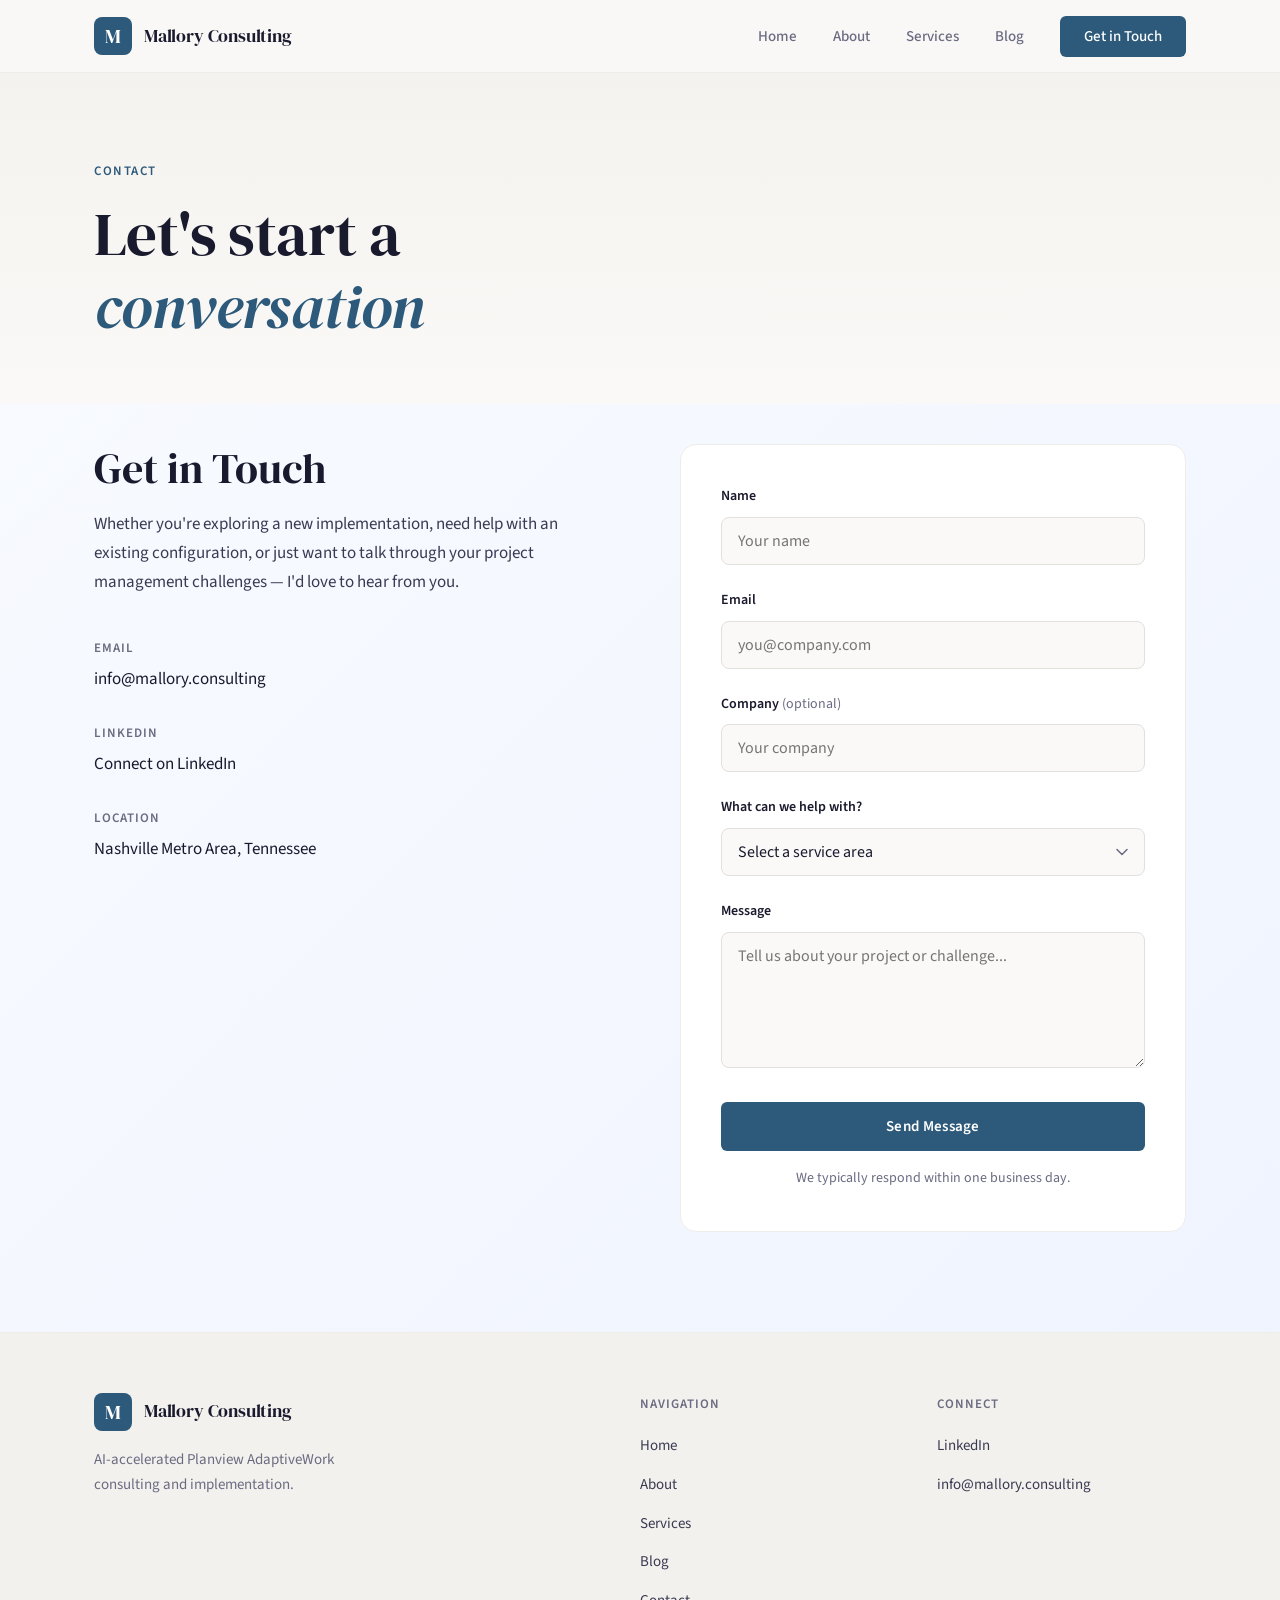
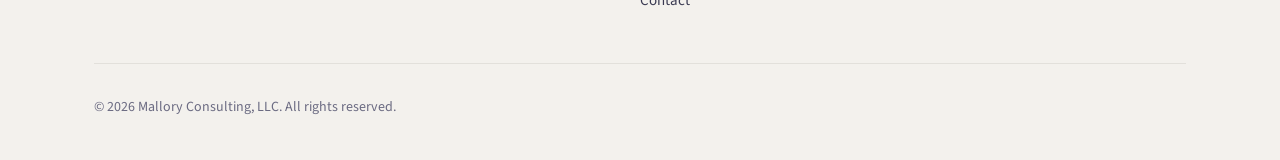
<file: contact.html>
<!DOCTYPE html>
<html lang="en">
<head>
    <meta charset="UTF-8">
    <meta name="viewport" content="width=device-width, initial-scale=1.0">
    <title>Contact | Hire an AdaptiveWork Consultant | Mallory Consulting</title>
    <meta name="description" content="Contact Mallory Consulting to discuss your Planview AdaptiveWork implementation, configuration, or optimization needs. Based in Tennessee, serving clients nationwide.">
    <meta property="og:title" content="Contact | Mallory Consulting">
    <meta property="og:description" content="Get in touch to discuss your AdaptiveWork consulting needs.">
    <meta property="og:type" content="website">
    <meta property="og:url" content="https://mallory.consulting/contact.html">
    <meta name="robots" content="index, follow">
    <link rel="canonical" href="https://mallory.consulting/contact.html">
    <link rel="icon" type="image/svg+xml" href="favicon.svg">
    <link rel="stylesheet" href="css/style.css">
    <link rel="preconnect" href="https://fonts.googleapis.com">
    <link rel="preconnect" href="https://fonts.gstatic.com" crossorigin>
    <link href="https://fonts.googleapis.com/css2?family=DM+Serif+Display&family=Source+Sans+3:wght@300;400;500;600&display=swap" rel="stylesheet">
</head>
<body>
    <header class="site-header">
        <nav class="nav-container">
            <a href="index.html" class="logo">
                <span class="logo-mark">M</span>
                <span class="logo-text">Mallory Consulting</span>
            </a>
            <button class="nav-toggle" aria-label="Toggle navigation">
                <span></span><span></span><span></span>
            </button>
            <ul class="nav-links">
                <li><a href="index.html">Home</a></li>
                <li><a href="about.html">About</a></li> 
		<li><a href="services.html">Services</a></li>
       		<li><a href="blog.html">Blog</a></li>
      	 	<li><a href="contact.html" class="nav-cta">Get in Touch</a></li>
            </ul>
        </nav>
    </header>

    <main>
        <section class="page-hero">
            <div class="container">
                <p class="hero-eyebrow">Contact</p>
                <h1>Let's start a<br><em>conversation</em></h1>
            </div>
        </section>

        <section class="contact-section">
            <div class="container">
                <div class="contact-grid">
                    <div class="contact-info">
                        <h2>Get in Touch</h2>
                        <p>Whether you're exploring a new implementation, need help with an existing configuration, or just want to talk through your project management challenges — I'd love to hear from you.</p>
                        
                        <div class="contact-methods">
                            <div class="contact-method">
                                <h4>Email</h4>
                                <a href="mailto:info@mallory.consulting">info@mallory.consulting</a>
                            </div>
                            <div class="contact-method">
                                <h4>LinkedIn</h4>
                                <a href="https://www.linkedin.com/in/john-mallory-pmp-mitm-1766a44/" target="_blank" rel="noopener">Connect on LinkedIn</a>
                            </div>
                            <div class="contact-method">
                                <h4>Location</h4>
                                <p>Nashville Metro Area, Tennessee</p>
                            </div>
                        </div>
                    </div>

                    <div class="contact-form-wrapper">
                        <form class="contact-form" id="contactForm" name="contact" method="POST" data-netlify="true">
                            <div class="form-group">
                                <label for="name">Name</label>
                                <input type="text" id="name" name="name" required placeholder="Your name">
                            </div>
                            <div class="form-group">
                                <label for="email">Email</label>
                                <input type="email" id="email" name="email" required placeholder="you@company.com">
                            </div>
                            <div class="form-group">
                                <label for="company">Company <span class="optional">(optional)</span></label>
                                <input type="text" id="company" name="company" placeholder="Your company">
                            </div>
                            <div class="form-group">
                                <label for="service">What can we help with?</label>
                                <select id="service" name="service">
                                    <option value="" disabled selected>Select a service area</option>
                                    <option value="implementation">Platform Implementation</option>
                                    <option value="configuration">System Configuration</option>
                                    <option value="audit">Configuration Audit &amp; Documentation</option>
                                    <option value="optimization">Process Optimization</option>
                                    <option value="training">Training & Support</option>
                                    <option value="other">Something Else</option>
                                </select>
                            </div>
                            <div class="form-group">
                                <label for="message">Message</label>
                                <textarea id="message" name="message" rows="5" required placeholder="Tell us about your project or challenge..."></textarea>
                            </div>
                            <button type="submit" class="btn btn-primary btn-full">Send Message</button>
                            <p class="form-note">We typically respond within one business day.</p>
                        </form>
                    </div>
                </div>
            </div>
        </section>
    </main>

    <footer class="site-footer">
        <div class="container">
            <div class="footer-content">
                <div class="footer-brand">
                    <a href="index.html" class="logo">
                        <span class="logo-mark">M</span>
                        <span class="logo-text">Mallory Consulting</span>
                    </a>
                    <p>AI-accelerated Planview AdaptiveWork consulting and implementation.</p>
                </div>
                <div class="footer-links">
                    <h4>Navigation</h4>
                    <ul>
                        <li><a href="index.html">Home</a></li>
                        <li><a href="about.html">About</a></li> 
			<li><a href="services.html">Services</a></li>
       			<li><a href="blog.html">Blog</a></li>
       			<li><a href="contact.html">Contact</a></li>
                    </ul>
                </div>
                <div class="footer-links">
                    <h4>Connect</h4>
                    <ul>
                        <li><a href="https://www.linkedin.com/in/john-mallory-pmp-mitm-1766a44/" target="_blank" rel="noopener">LinkedIn</a></li>
                        <li><a href="mailto:info@mallory.consulting">info@mallory.consulting</a></li>
                    </ul>
                </div>
            </div>
            <div class="footer-bottom">
                <p>&copy; 2026 Mallory Consulting, LLC. All rights reserved.</p>
            </div>
        </div>
    </footer>

    <script src="js/main.js"></script>
</body>
</html>
</file>
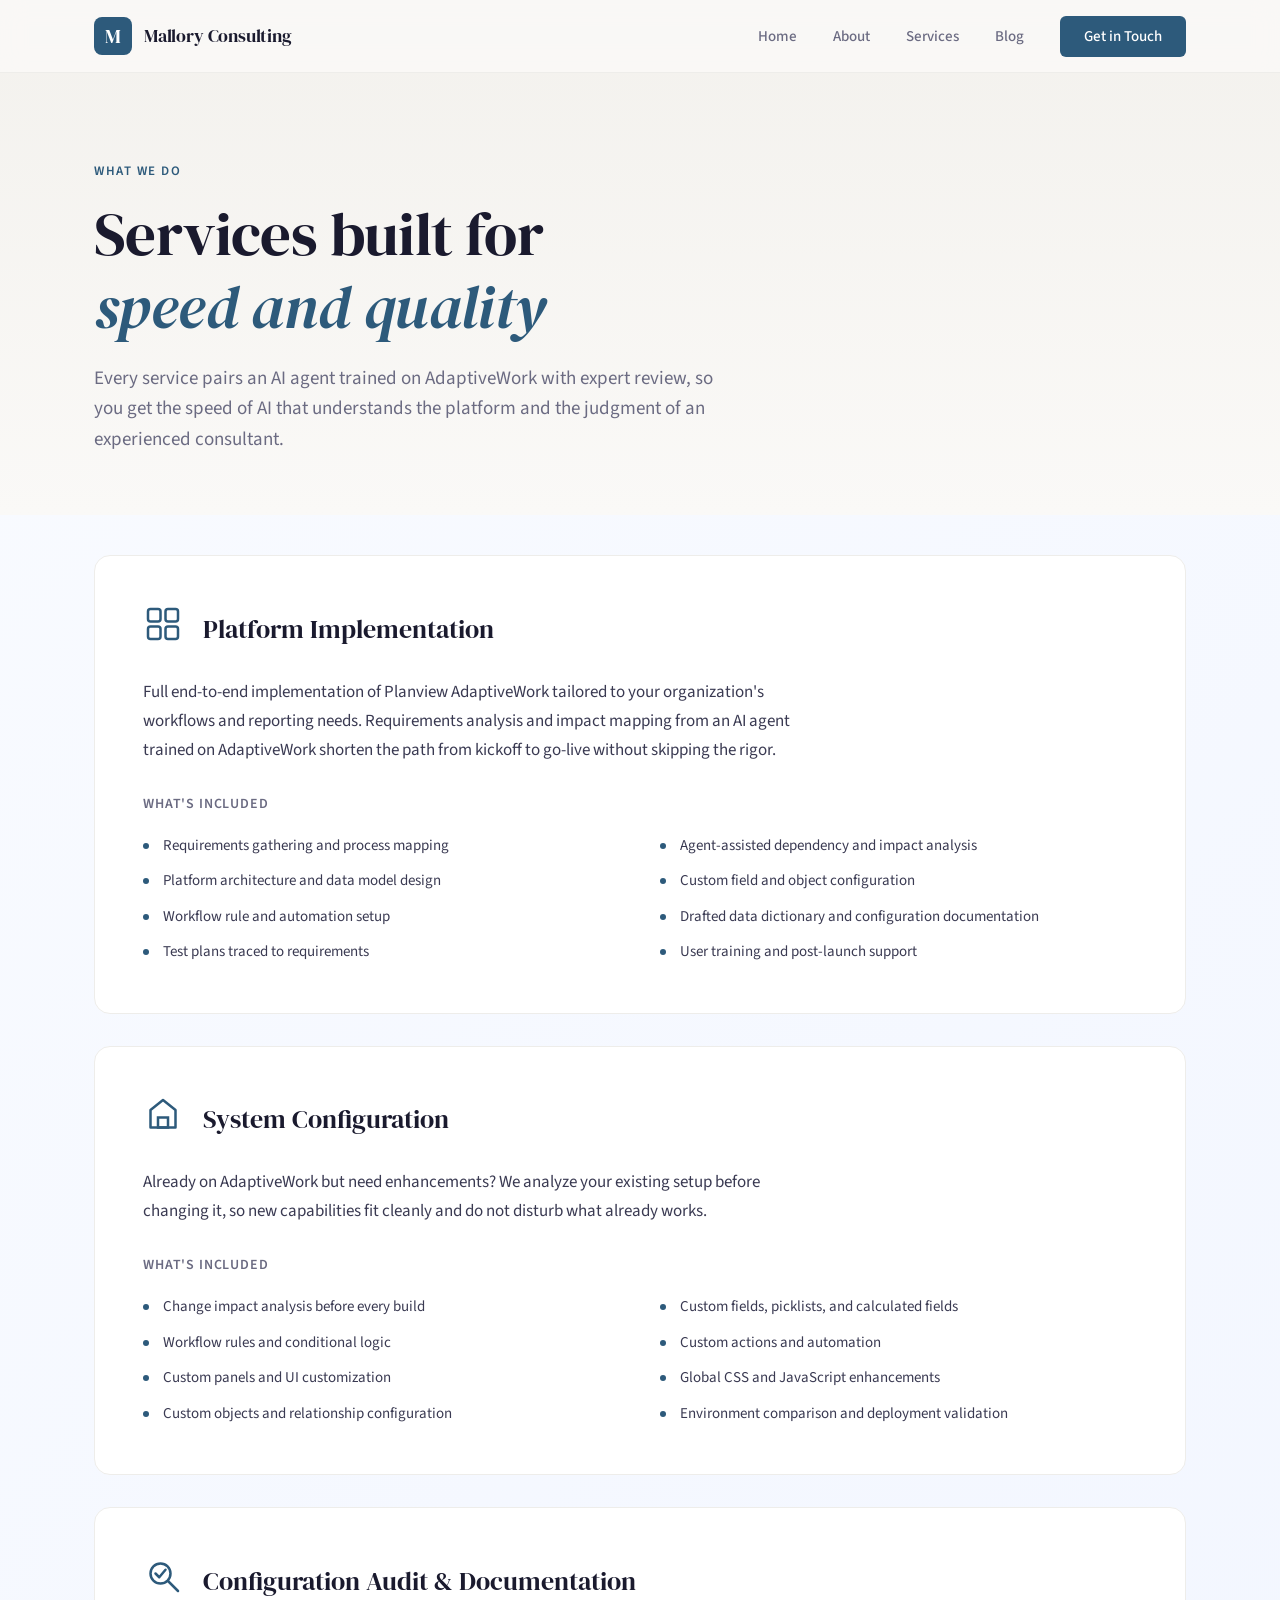
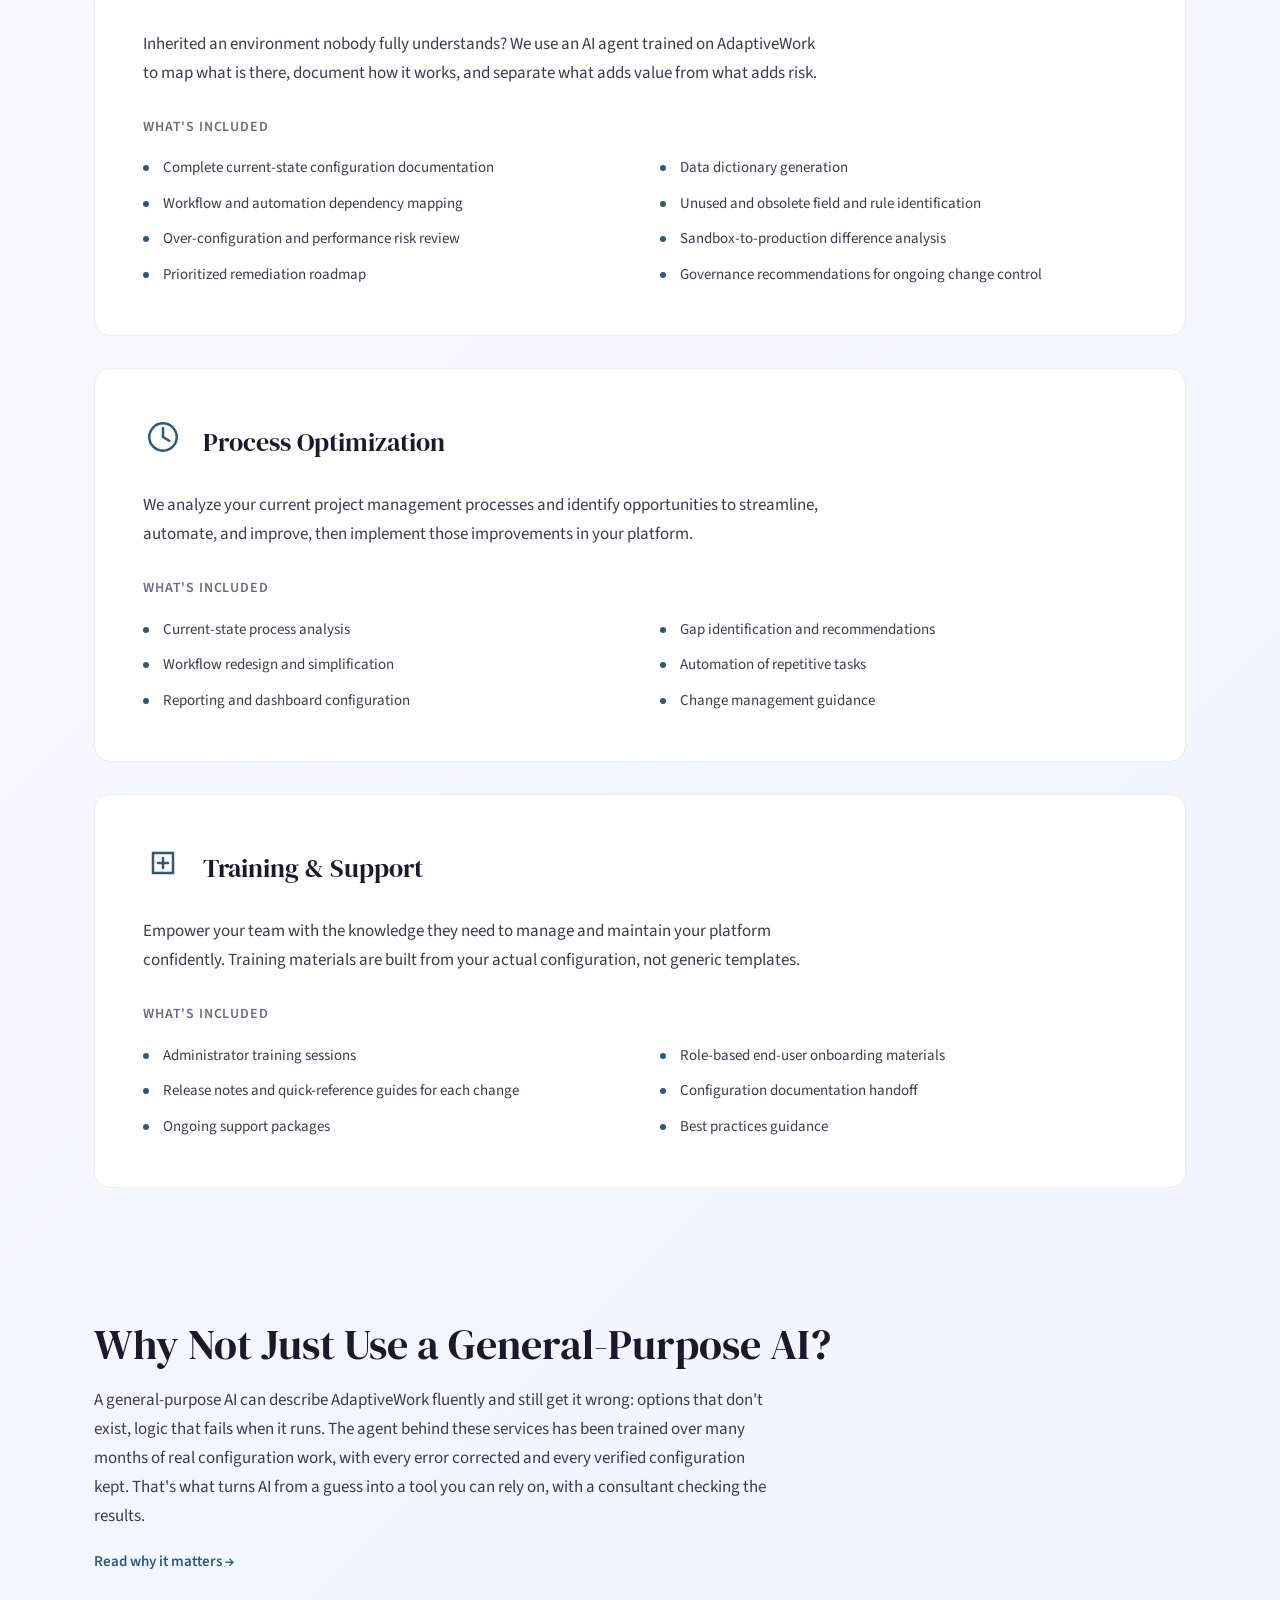
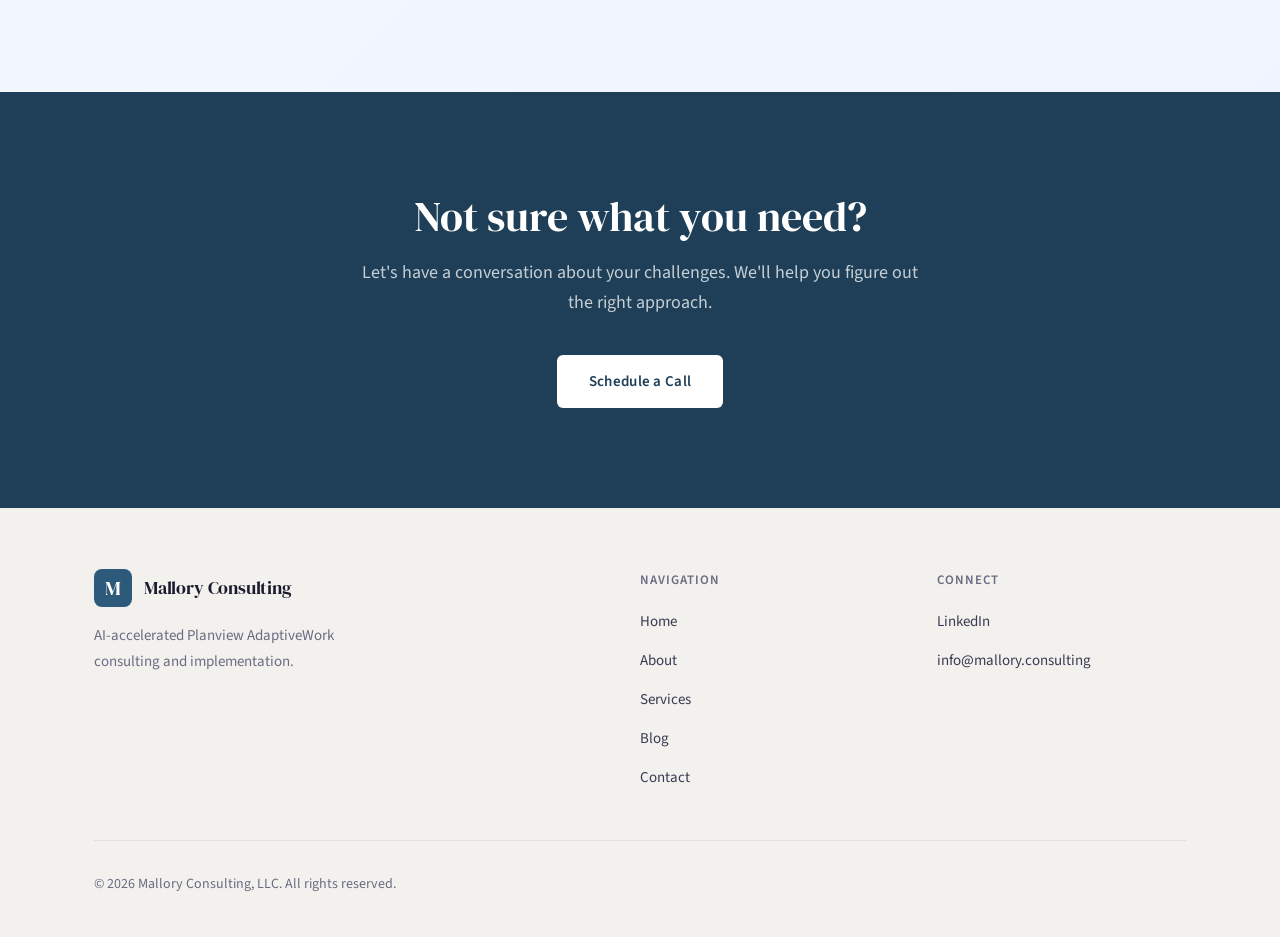
<file: services.html>
<!DOCTYPE html>
<html lang="en">
<head>
    <meta charset="UTF-8">
    <meta name="viewport" content="width=device-width, initial-scale=1.0">
    <title>Services | AI-Accelerated AdaptiveWork Implementation &amp; Audit | Mallory Consulting</title>
    <meta name="description" content="AdaptiveWork implementation, configuration, audit, and training services, accelerated by an AI agent trained on AdaptiveWork and verified by an expert consultant.">
    <meta property="og:title" content="Services | Mallory Consulting">
    <meta property="og:description" content="AI-accelerated AdaptiveWork implementation, configuration, audit, and training services.">
    <meta property="og:type" content="website">
    <meta property="og:url" content="https://mallory.consulting/services.html">
    <meta name="robots" content="index, follow">
    <link rel="canonical" href="https://mallory.consulting/services.html">
    <link rel="icon" type="image/svg+xml" href="favicon.svg">
    <link rel="stylesheet" href="css/style.css">
    <link rel="preconnect" href="https://fonts.googleapis.com">
    <link rel="preconnect" href="https://fonts.gstatic.com" crossorigin>
    <link href="https://fonts.googleapis.com/css2?family=DM+Serif+Display&family=Source+Sans+3:wght@300;400;500;600&display=swap" rel="stylesheet">
    <script type="application/ld+json">
    {
        "@context": "https://schema.org",
        "@type": "Service",
        "provider": {
            "@type": "ProfessionalService",
            "name": "Mallory Consulting, LLC"
        },
        "serviceType": ["AdaptiveWork Implementation", "AdaptiveWork Configuration", "Project Management Consulting", "Process Optimization", "Platform Training"],
        "areaServed": "US",
        "description": "Expert Planview AdaptiveWork consulting services including platform implementation, system configuration, workflow automation, and training."
    }
    </script>
</head>
<body>
    <header class="site-header">
        <nav class="nav-container">
            <a href="index.html" class="logo">
                <span class="logo-mark">M</span>
                <span class="logo-text">Mallory Consulting</span>
            </a>
            <button class="nav-toggle" aria-label="Toggle navigation">
                <span></span><span></span><span></span>
            </button>
            <ul class="nav-links">
                <li><a href="index.html">Home</a></li>
                <li><a href="about.html">About</a></li> 
		<li><a href="services.html">Services</a></li>
       		<li><a href="blog.html">Blog</a></li>
       		<li><a href="contact.html" class="nav-cta">Get in Touch</a></li>
            </ul>
        </nav>
    </header>

        <main>
        <section class="page-hero">
            <div class="container">
                <p class="hero-eyebrow">What We Do</p>
                <h1>Services built for<br><em>speed and quality</em></h1>
                <p class="hero-description">Every service pairs an AI agent trained on AdaptiveWork with expert review, so you get the speed of AI that understands the platform and the judgment of an experienced consultant.</p>
            </div>
        </section>

        <section class="services-detail">
            <div class="container">
                <div class="service-detail-card">
                    <div class="service-detail-header">
                        <div class="service-detail-icon">
                            <svg width="40" height="40" viewBox="0 0 32 32" fill="none"><rect x="4" y="4" width="10" height="10" rx="2" stroke="currentColor" stroke-width="2"/><rect x="18" y="4" width="10" height="10" rx="2" stroke="currentColor" stroke-width="2"/><rect x="4" y="18" width="10" height="10" rx="2" stroke="currentColor" stroke-width="2"/><rect x="18" y="18" width="10" height="10" rx="2" stroke="currentColor" stroke-width="2"/></svg>
                        </div>
                        <h2>Platform Implementation</h2>
                    </div>
                    <div class="service-detail-body">
                        <p>Full end-to-end implementation of Planview AdaptiveWork tailored to your organization's workflows and reporting needs. Requirements analysis and impact mapping from an AI agent trained on AdaptiveWork shorten the path from kickoff to go-live without skipping the rigor.</p>
                        <div class="service-includes">
                            <h4>What's Included</h4>
                            <ul>
                                <li>Requirements gathering and process mapping</li>
                                <li>Agent-assisted dependency and impact analysis</li>
                                <li>Platform architecture and data model design</li>
                                <li>Custom field and object configuration</li>
                                <li>Workflow rule and automation setup</li>
                                <li>Drafted data dictionary and configuration documentation</li>
                                <li>Test plans traced to requirements</li>
                                <li>User training and post-launch support</li>
                            </ul>
                        </div>
                    </div>
                </div>

                <div class="service-detail-card">
                    <div class="service-detail-header">
                        <div class="service-detail-icon">
                            <svg width="40" height="40" viewBox="0 0 32 32" fill="none"><path d="M6 26V12l10-8 10 8v14H6z" stroke="currentColor" stroke-width="2" stroke-linejoin="round"/><rect x="12" y="18" width="8" height="8" stroke="currentColor" stroke-width="2"/></svg>
                        </div>
                        <h2>System Configuration</h2>
                    </div>
                    <div class="service-detail-body">
                        <p>Already on AdaptiveWork but need enhancements? We analyze your existing setup before changing it, so new capabilities fit cleanly and do not disturb what already works.</p>
                        <div class="service-includes">
                            <h4>What's Included</h4>
                            <ul>
                                <li>Change impact analysis before every build</li>
                                <li>Custom fields, picklists, and calculated fields</li>
                                <li>Workflow rules and conditional logic</li>
                                <li>Custom actions and automation</li>
                                <li>Custom panels and UI customization</li>
                                <li>Global CSS and JavaScript enhancements</li>
                                <li>Custom objects and relationship configuration</li>
                                <li>Environment comparison and deployment validation</li>
                            </ul>
                        </div>
                    </div>
                </div>

                <div class="service-detail-card">
                    <div class="service-detail-header">
                        <div class="service-detail-icon">
                            <svg width="40" height="40" viewBox="0 0 32 32" fill="none"><circle cx="14" cy="14" r="8" stroke="currentColor" stroke-width="2"/><path d="M20 20l8 8M10 14l3 3 5-6" stroke="currentColor" stroke-width="2" stroke-linecap="round" stroke-linejoin="round"/></svg>
                        </div>
                        <h2>Configuration Audit &amp; Documentation</h2>
                    </div>
                    <div class="service-detail-body">
                        <p>Inherited an environment nobody fully understands? We use an AI agent trained on AdaptiveWork to map what is there, document how it works, and separate what adds value from what adds risk.</p>
                        <div class="service-includes">
                            <h4>What's Included</h4>
                            <ul>
                                <li>Complete current-state configuration documentation</li>
                                <li>Data dictionary generation</li>
                                <li>Workflow and automation dependency mapping</li>
                                <li>Unused and obsolete field and rule identification</li>
                                <li>Over-configuration and performance risk review</li>
                                <li>Sandbox-to-production difference analysis</li>
                                <li>Prioritized remediation roadmap</li>
                                <li>Governance recommendations for ongoing change control</li>
                            </ul>
                        </div>
                    </div>
                </div>

                <div class="service-detail-card">
                    <div class="service-detail-header">
                        <div class="service-detail-icon">
                            <svg width="40" height="40" viewBox="0 0 32 32" fill="none"><circle cx="16" cy="16" r="11" stroke="currentColor" stroke-width="2"/><path d="M16 9v7l5 3" stroke="currentColor" stroke-width="2" stroke-linecap="round"/></svg>
                        </div>
                        <h2>Process Optimization</h2>
                    </div>
                    <div class="service-detail-body">
                        <p>We analyze your current project management processes and identify opportunities to streamline, automate, and improve, then implement those improvements in your platform.</p>
                        <div class="service-includes">
                            <h4>What's Included</h4>
                            <ul>
                                <li>Current-state process analysis</li>
                                <li>Gap identification and recommendations</li>
                                <li>Workflow redesign and simplification</li>
                                <li>Automation of repetitive tasks</li>
                                <li>Reporting and dashboard configuration</li>
                                <li>Change management guidance</li>
                            </ul>
                        </div>
                    </div>
                </div>

                <div class="service-detail-card">
                    <div class="service-detail-header">
                        <div class="service-detail-icon">
                            <svg width="40" height="40" viewBox="0 0 32 32" fill="none"><path d="M8 8h16v16H8z" stroke="currentColor" stroke-width="2"/><path d="M12 16h8M16 12v8" stroke="currentColor" stroke-width="2" stroke-linecap="round"/></svg>
                        </div>
                        <h2>Training &amp; Support</h2>
                    </div>
                    <div class="service-detail-body">
                        <p>Empower your team with the knowledge they need to manage and maintain your platform confidently. Training materials are built from your actual configuration, not generic templates.</p>
                        <div class="service-includes">
                            <h4>What's Included</h4>
                            <ul>
                                <li>Administrator training sessions</li>
                                <li>Role-based end-user onboarding materials</li>
                                <li>Release notes and quick-reference guides for each change</li>
                                <li>Configuration documentation handoff</li>
                                <li>Ongoing support packages</li>
                                <li>Best practices guidance</li>
                            </ul>
                        </div>
                    </div>
                </div>
            </div>
        </section>

        <section class="ai-explainer">
            <div class="container">
                <h2 class="section-title">Why Not Just Use a General-Purpose AI?</h2>
                <p>A general-purpose AI can describe AdaptiveWork fluently and still get it wrong: options that don't exist, logic that fails when it runs. The agent behind these services has been trained over many months of real configuration work, with every error corrected and every verified configuration kept. That's what turns AI from a guess into a tool you can rely on, with a consultant checking the results.</p>
                <p><a href="blog/ai-accelerated-adaptivework-delivery.html" class="link-arrow">Read why it matters &rarr;</a></p>
            </div>
        </section>

        <!-- CTA Section -->
        <section class="cta-section">
            <div class="container">
                <div class="cta-content">
                    <h2>Not sure what you need?</h2>
                    <p>Let's have a conversation about your challenges. We'll help you figure out the right approach.</p>
                    <a href="contact.html" class="btn btn-primary btn-light">Schedule a Call</a>
                </div>
            </div>
        </section>
    </main>

    <footer class="site-footer">
        <div class="container">
            <div class="footer-content">
                <div class="footer-brand">
                    <a href="index.html" class="logo">
                        <span class="logo-mark">M</span>
                        <span class="logo-text">Mallory Consulting</span>
                    </a>
                    <p>AI-accelerated Planview AdaptiveWork consulting and implementation.</p>
                </div>
                <div class="footer-links">
                    <h4>Navigation</h4>
                    <ul>
                        <li><a href="index.html">Home</a></li>
                        <li><a href="about.html">About</a></li> 
			<li><a href="services.html">Services</a></li>
       			<li><a href="blog.html">Blog</a></li>
       			<li><a href="contact.html">Contact</a></li>
                    </ul>
                </div>
                <div class="footer-links">
                    <h4>Connect</h4>
                    <ul>
                        <li><a href="https://www.linkedin.com/in/john-mallory-pmp-mitm-1766a44/" target="_blank" rel="noopener">LinkedIn</a></li>
                        <li><a href="mailto:info@mallory.consulting">info@mallory.consulting</a></li>
                    </ul>
                </div>
            </div>
            <div class="footer-bottom">
                <p>&copy; 2026 Mallory Consulting, LLC. All rights reserved.</p>
            </div>
        </div>
    </footer>

    <script src="js/main.js"></script>
</body>
</html>
</file>
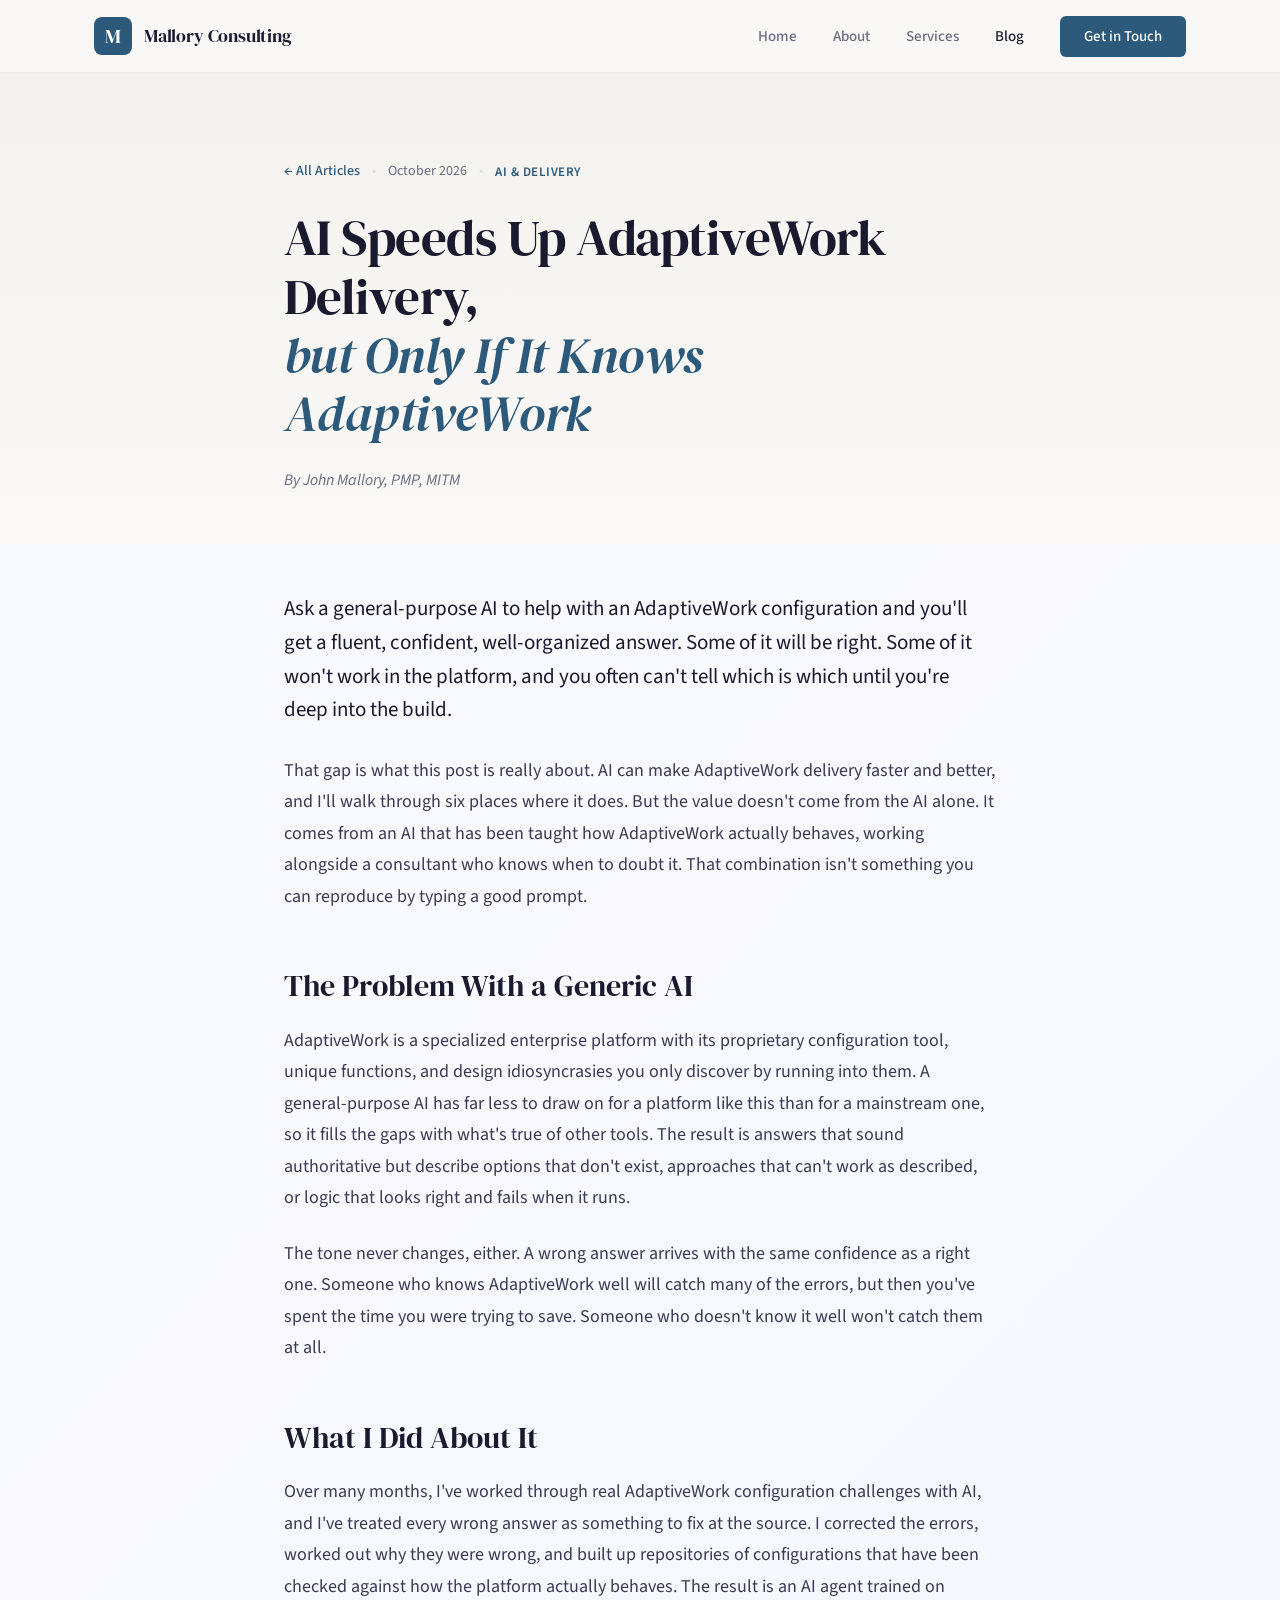
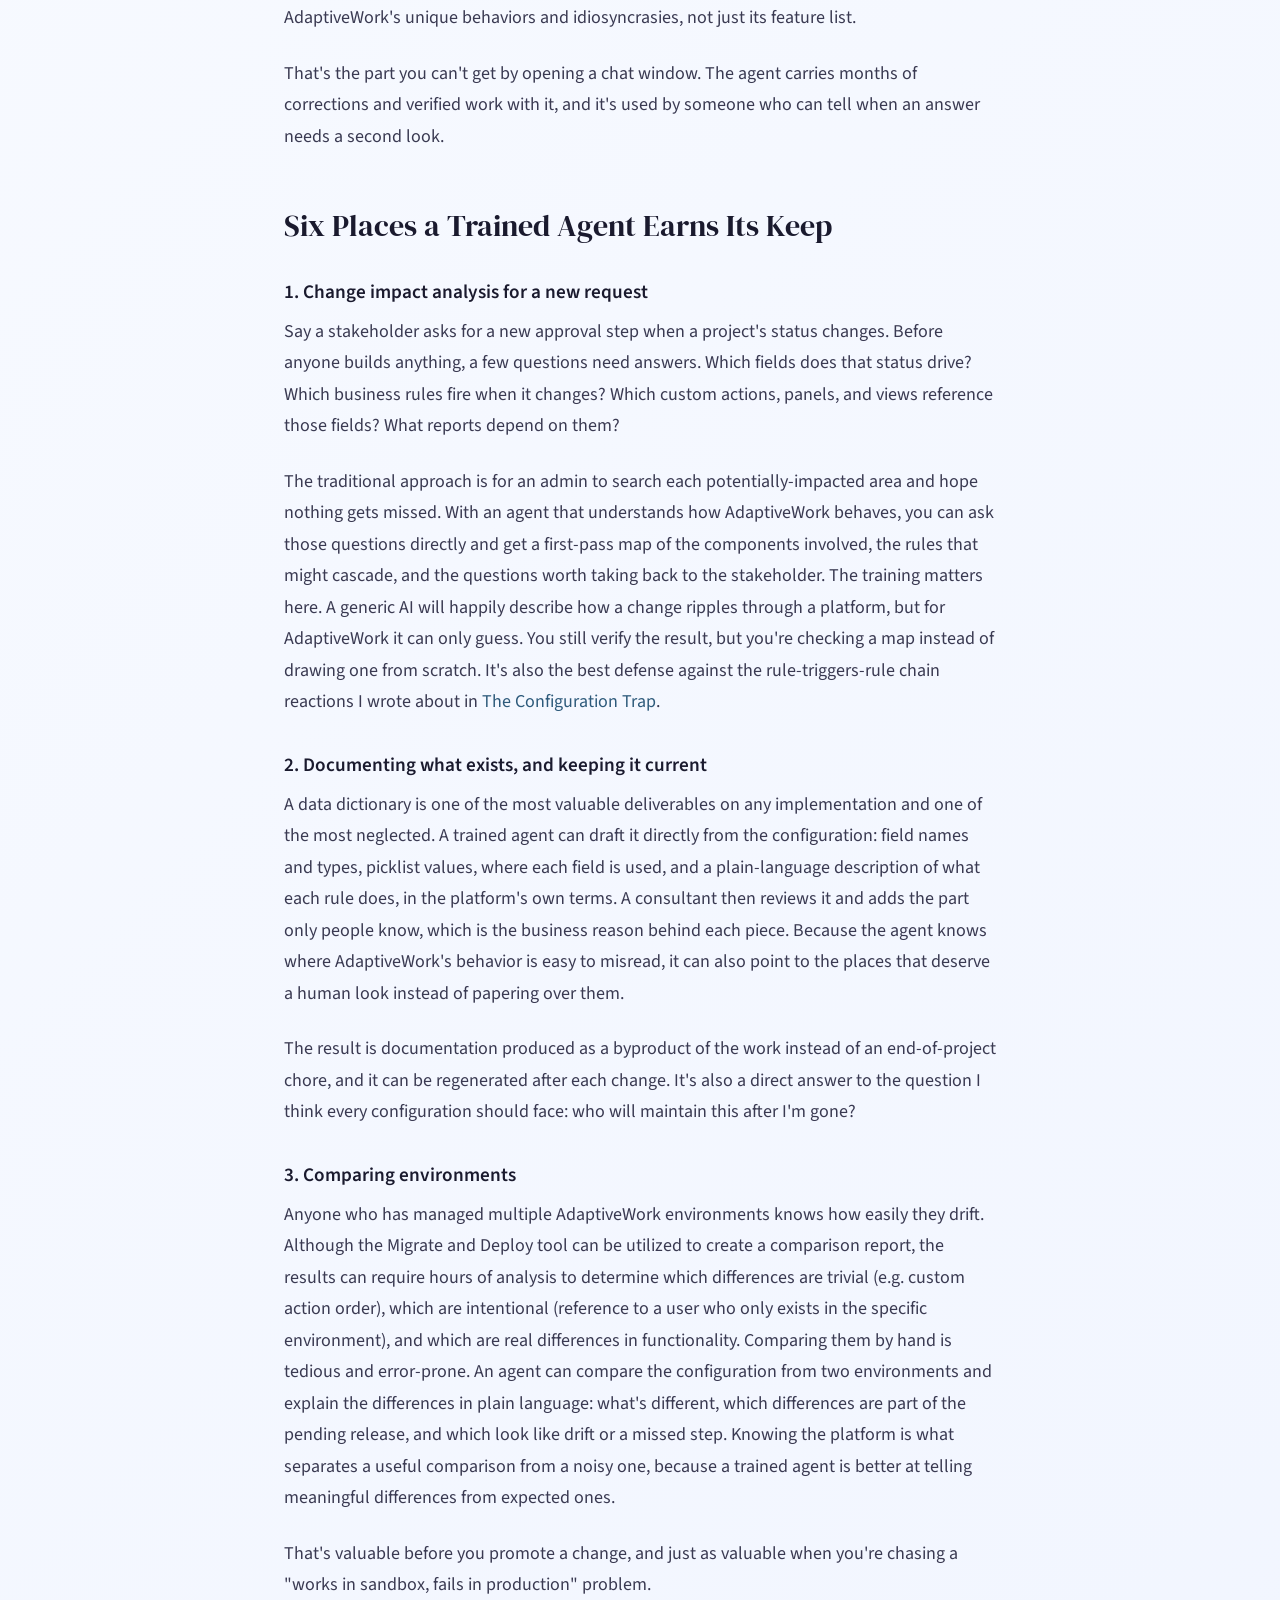
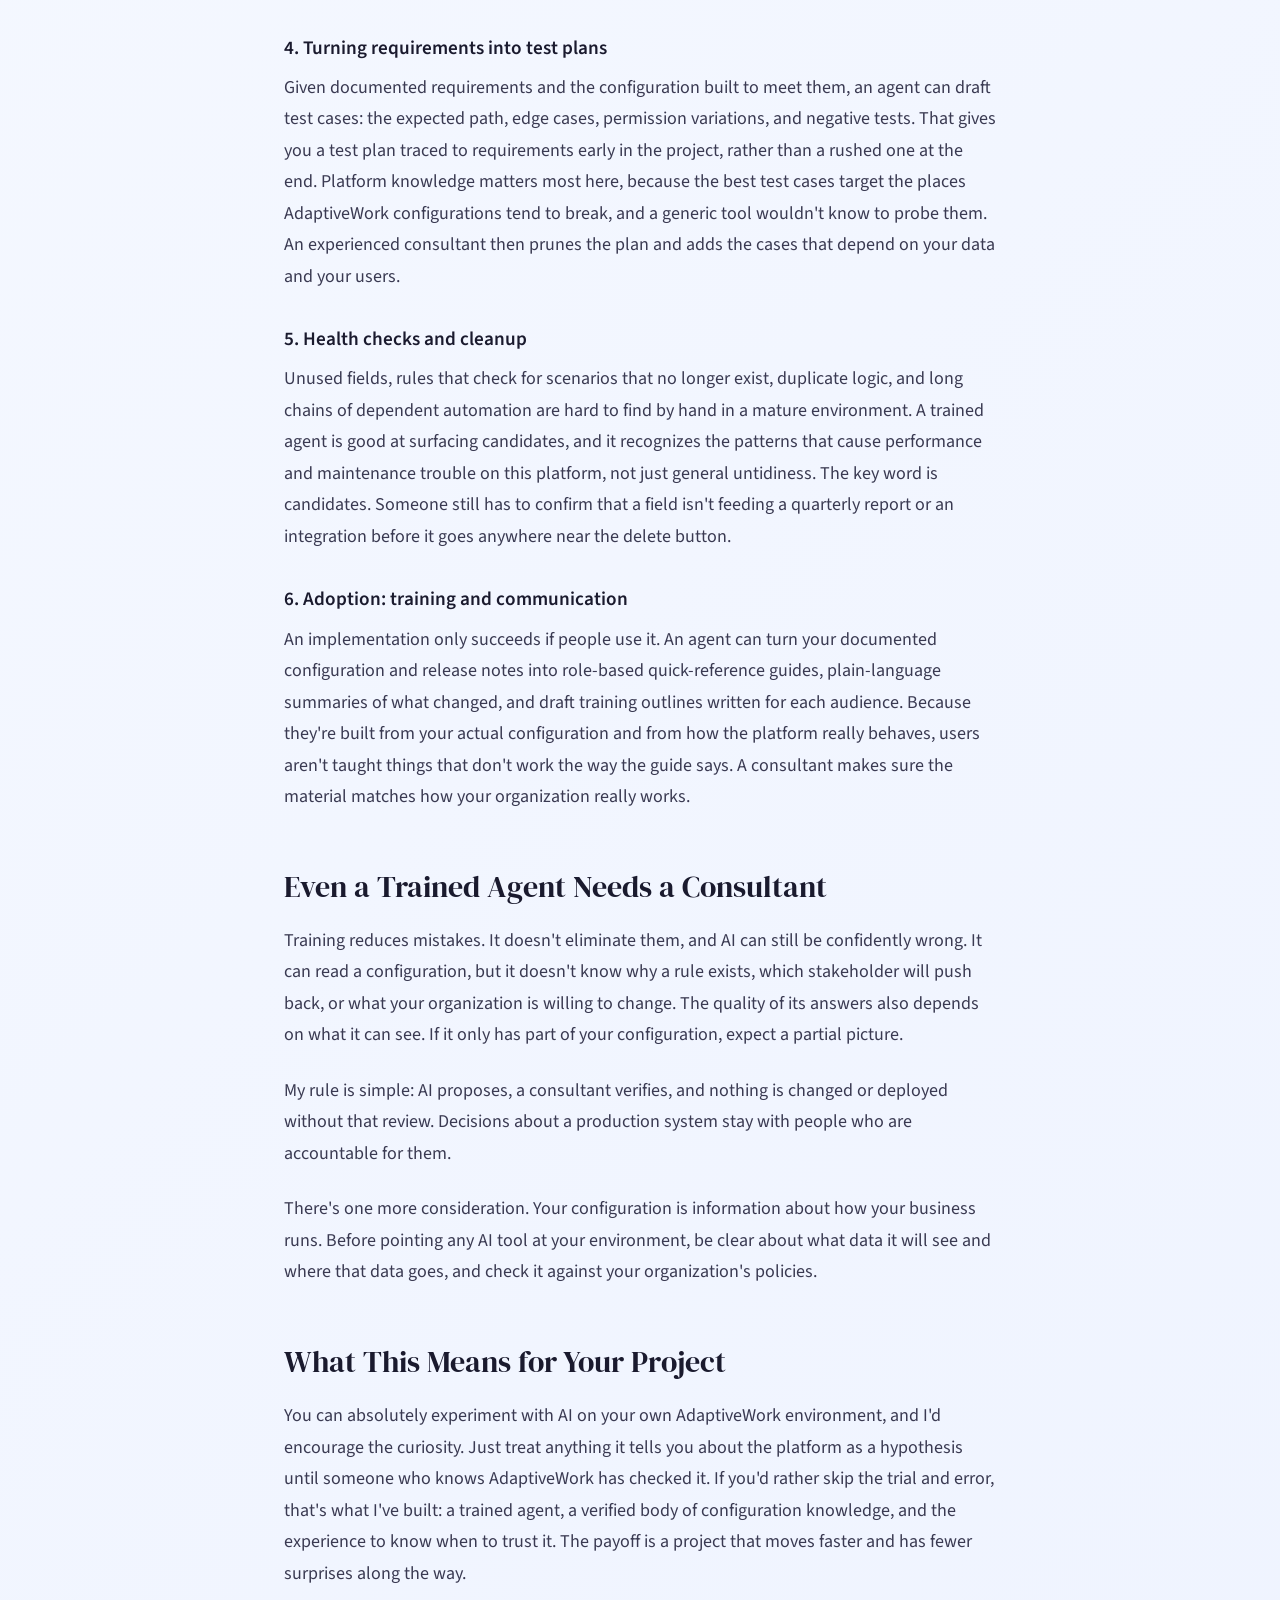
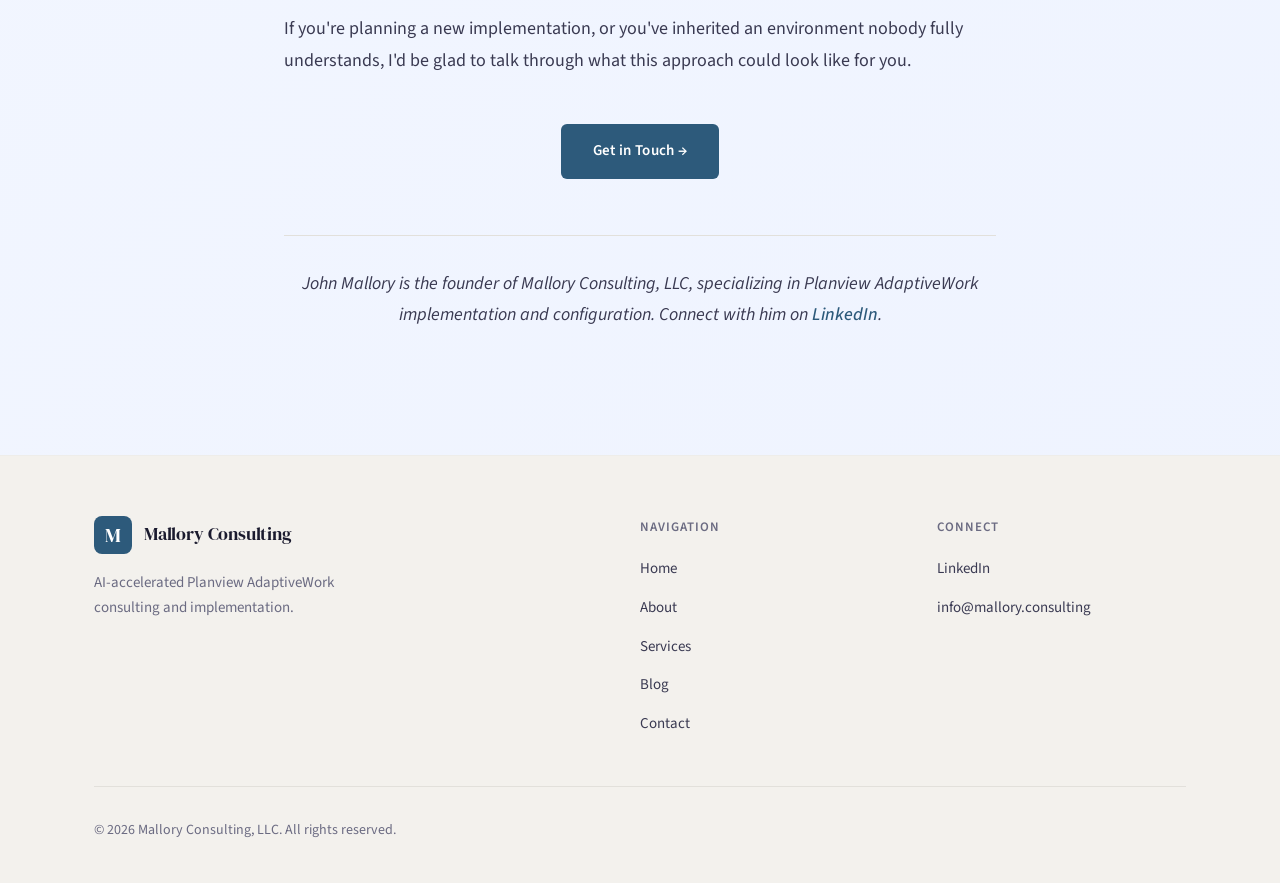
<file: blog/ai-accelerated-adaptivework-delivery.html>
<!DOCTYPE html>
<html lang="en">
<head>
    <meta charset="UTF-8">
    <meta name="viewport" content="width=device-width, initial-scale=1.0">
    <title>AI Speeds Up AdaptiveWork Delivery, but Only If It Knows AdaptiveWork | Mallory Consulting</title>
    <meta name="description" content="A general-purpose AI doesn't know AdaptiveWork's unique behaviors and idiosyncrasies. Here is how an AI agent trained on the platform, paired with an expert consultant, speeds up delivery and improves quality.">
    <meta name="keywords" content="AdaptiveWork AI agent, trained AI AdaptiveWork, AdaptiveWork implementation, change impact analysis, AdaptiveWork documentation, environment comparison, Planview AdaptiveWork consultant">
    <meta property="og:title" content="AI Speeds Up AdaptiveWork Delivery, but Only If It Knows AdaptiveWork">
    <meta property="og:description" content="Why a general-purpose AI falls short on AdaptiveWork, and six ways a trained agent paired with an expert speeds up delivery.">
    <meta property="og:type" content="article">
    <meta property="og:url" content="https://mallory.consulting/blog/ai-accelerated-adaptivework-delivery.html">
    <meta name="robots" content="index, follow">
    <link rel="canonical" href="https://mallory.consulting/blog/ai-accelerated-adaptivework-delivery.html">
    <link rel="icon" type="image/svg+xml" href="../favicon.svg">
    <link rel="stylesheet" href="../css/style.css">
    <link rel="preconnect" href="https://fonts.googleapis.com">
    <link rel="preconnect" href="https://fonts.gstatic.com" crossorigin>
    <link href="https://fonts.googleapis.com/css2?family=DM+Serif+Display&family=Source+Sans+3:wght@300;400;500;600&display=swap" rel="stylesheet">
    <script type="application/ld+json">
    {
        "@context": "https://schema.org",
        "@type": "BlogPosting",
        "headline": "AI Speeds Up AdaptiveWork Delivery, but Only If It Knows AdaptiveWork",
        "description": "Why a general-purpose AI falls short on AdaptiveWork, and six ways a trained agent paired with an expert speeds up delivery.",
        "author": {
            "@type": "Person",
            "name": "John Mallory",
            "jobTitle": "Founder, Mallory Consulting",
            "url": "https://www.linkedin.com/in/john-mallory-pmp-mitm-1766a44/"
        },
        "publisher": {
            "@type": "Organization",
            "name": "Mallory Consulting, LLC",
            "url": "https://mallory.consulting"
        },
        "datePublished": "2026-10-27",
        "url": "https://mallory.consulting/blog/ai-accelerated-adaptivework-delivery.html"
    }
    </script>
</head>
<body>
    <header class="site-header">
        <nav class="nav-container">
            <a href="../index.html" class="logo">
                <span class="logo-mark">M</span>
                <span class="logo-text">Mallory Consulting</span>
            </a>
            <button class="nav-toggle" aria-label="Toggle navigation">
                <span></span><span></span><span></span>
            </button>
            <ul class="nav-links">
                <li><a href="../index.html">Home</a></li>
                <li><a href="../about.html">About</a></li>
                <li><a href="../services.html">Services</a></li>
                <li><a href="../blog.html" class="active">Blog</a></li>
                <li><a href="../contact.html" class="nav-cta">Get in Touch</a></li>
            </ul>
        </nav>
    </header>

    <main>
        <article class="blog-post">
            <header class="blog-post-header">
                <div class="container container-narrow">
                    <p class="blog-post-meta">
                        <a href="../blog.html">&larr; All Articles</a>
                        <span class="meta-separator">&bull;</span>
                        <span>October 2026</span>
                        <span class="meta-separator">&bull;</span>
                        <span class="blog-category">AI &amp; Delivery</span>
                    </p>
                    <h1>AI Speeds Up AdaptiveWork Delivery,<br><em>but Only If It Knows AdaptiveWork</em></h1>
                    <p class="blog-post-byline">By John Mallory, PMP, MITM</p>
                </div>
            </header>

            <div class="blog-post-body">
                <div class="container container-narrow">
                    <p class="lead">Ask a general-purpose AI to help with an AdaptiveWork configuration and you'll get a fluent, confident, well-organized answer. Some of it will be right. Some of it won't work in the platform, and you often can't tell which is which until you're deep into the build.</p>

                    <p>That gap is what this post is really about. AI can make AdaptiveWork delivery faster and better, and I'll walk through six places where it does. But the value doesn't come from the AI alone. It comes from an AI that has been taught how AdaptiveWork actually behaves, working alongside a consultant who knows when to doubt it. That combination isn't something you can reproduce by typing a good prompt.</p>

                    <h2>The Problem With a Generic AI</h2>

                    <p>AdaptiveWork is a specialized enterprise platform with its proprietary configuration tool, unique functions, and design idiosyncrasies you only discover by running into them. A general-purpose AI has far less to draw on for a platform like this than for a mainstream one, so it fills the gaps with what's true of other tools. The result is answers that sound authoritative but describe options that don't exist, approaches that can't work as described, or logic that looks right and fails when it runs.</p>

                    <p>The tone never changes, either. A wrong answer arrives with the same confidence as a right one. Someone who knows AdaptiveWork well will catch many of the errors, but then you've spent the time you were trying to save. Someone who doesn't know it well won't catch them at all.</p>

                    <h2>What I Did About It</h2>

                    <p>Over many months, I've worked through real AdaptiveWork configuration challenges with AI, and I've treated every wrong answer as something to fix at the source. I corrected the errors, worked out why they were wrong, and built up repositories of configurations that have been checked against how the platform actually behaves. The result is an AI agent trained on AdaptiveWork's unique behaviors and idiosyncrasies, not just its feature list.</p>

                    <p>That's the part you can't get by opening a chat window. The agent carries months of corrections and verified work with it, and it's used by someone who can tell when an answer needs a second look.</p>

                    <h2>Six Places a Trained Agent Earns Its Keep</h2>

                    <h3>1. Change impact analysis for a new request</h3>
                    <p>Say a stakeholder asks for a new approval step when a project's status changes. Before anyone builds anything, a few questions need answers. Which fields does that status drive? Which business rules fire when it changes? Which custom actions, panels, and views reference those fields? What reports depend on them?</p>
                    <p>The traditional approach is for an admin to search each potentially-impacted area and hope nothing gets missed. With an agent that understands how AdaptiveWork behaves, you can ask those questions directly and get a first-pass map of the components involved, the rules that might cascade, and the questions worth taking back to the stakeholder. The training matters here. A generic AI will happily describe how a change ripples through a platform, but for AdaptiveWork it can only guess. You still verify the result, but you're checking a map instead of drawing one from scratch. It's also the best defense against the rule-triggers-rule chain reactions I wrote about in <a href="the-configuration-trap.html">The Configuration Trap</a>.</p>

                    <h3>2. Documenting what exists, and keeping it current</h3>
                    <p>A data dictionary is one of the most valuable deliverables on any implementation and one of the most neglected. A trained agent can draft it directly from the configuration: field names and types, picklist values, where each field is used, and a plain-language description of what each rule does, in the platform's own terms. A consultant then reviews it and adds the part only people know, which is the business reason behind each piece. Because the agent knows where AdaptiveWork's behavior is easy to misread, it can also point to the places that deserve a human look instead of papering over them.</p>
                    <p>The result is documentation produced as a byproduct of the work instead of an end-of-project chore, and it can be regenerated after each change. It's also a direct answer to the question I think every configuration should face: who will maintain this after I'm gone?</p>

                    <h3>3. Comparing environments</h3>
                    <p>Anyone who has managed multiple AdaptiveWork environments knows how easily they drift. Although the Migrate and Deploy tool can be utilized to create a comparison report, the results can require hours of analysis to determine which differences are trivial (e.g. custom action order), which are intentional (reference to a user who only exists in the specific environment), and which are real differences in functionality. Comparing them by hand is tedious and error-prone. An agent can compare the configuration from two environments and explain the differences in plain language: what's different, which differences are part of the pending release, and which look like drift or a missed step. Knowing the platform is what separates a useful comparison from a noisy one, because a trained agent is better at telling meaningful differences from expected ones.</p>
                    <p>That's valuable before you promote a change, and just as valuable when you're chasing a "works in sandbox, fails in production" problem.</p>

                    <h3>4. Turning requirements into test plans</h3>
                    <p>Given documented requirements and the configuration built to meet them, an agent can draft test cases: the expected path, edge cases, permission variations, and negative tests. That gives you a test plan traced to requirements early in the project, rather than a rushed one at the end. Platform knowledge matters most here, because the best test cases target the places AdaptiveWork configurations tend to break, and a generic tool wouldn't know to probe them. An experienced consultant then prunes the plan and adds the cases that depend on your data and your users.</p>

                    <h3>5. Health checks and cleanup</h3>
                    <p>Unused fields, rules that check for scenarios that no longer exist, duplicate logic, and long chains of dependent automation are hard to find by hand in a mature environment. A trained agent is good at surfacing candidates, and it recognizes the patterns that cause performance and maintenance trouble on this platform, not just general untidiness. The key word is candidates. Someone still has to confirm that a field isn't feeding a quarterly report or an integration before it goes anywhere near the delete button.</p>

                    <h3>6. Adoption: training and communication</h3>
                    <p>An implementation only succeeds if people use it. An agent can turn your documented configuration and release notes into role-based quick-reference guides, plain-language summaries of what changed, and draft training outlines written for each audience. Because they're built from your actual configuration and from how the platform really behaves, users aren't taught things that don't work the way the guide says. A consultant makes sure the material matches how your organization really works.</p>

                    <h2>Even a Trained Agent Needs a Consultant</h2>

                    <p>Training reduces mistakes. It doesn't eliminate them, and AI can still be confidently wrong. It can read a configuration, but it doesn't know why a rule exists, which stakeholder will push back, or what your organization is willing to change. The quality of its answers also depends on what it can see. If it only has part of your configuration, expect a partial picture.</p>

                    <p>My rule is simple: AI proposes, a consultant verifies, and nothing is changed or deployed without that review. Decisions about a production system stay with people who are accountable for them.</p>

                    <p>There's one more consideration. Your configuration is information about how your business runs. Before pointing any AI tool at your environment, be clear about what data it will see and where that data goes, and check it against your organization's policies.</p>

                    <h2>What This Means for Your Project</h2>

                    <p>You can absolutely experiment with AI on your own AdaptiveWork environment, and I'd encourage the curiosity. Just treat anything it tells you about the platform as a hypothesis until someone who knows AdaptiveWork has checked it. If you'd rather skip the trial and error, that's what I've built: a trained agent, a verified body of configuration knowledge, and the experience to know when to trust it. The payoff is a project that moves faster and has fewer surprises along the way.</p>

                    <p>If you're planning a new implementation, or you've inherited an environment nobody fully understands, I'd be glad to talk through what this approach could look like for you.</p>

                    <p class="post-cta"><a href="../contact.html" class="btn btn-primary">Get in Touch &rarr;</a></p>

                    <hr class="post-divider">

                    <p class="post-author-bio"><em>John Mallory is the founder of Mallory Consulting, LLC, specializing in Planview AdaptiveWork implementation and configuration. Connect with him on <a href="https://www.linkedin.com/in/john-mallory-pmp-mitm-1766a44/" target="_blank" rel="noopener">LinkedIn</a>.</em></p>
                </div>
            </div>
        </article>
    </main>

    <footer class="site-footer">
        <div class="container">
            <div class="footer-content">
                <div class="footer-brand">
                    <a href="../index.html" class="logo">
                        <span class="logo-mark">M</span>
                        <span class="logo-text">Mallory Consulting</span>
                    </a>
                    <p>AI-accelerated Planview AdaptiveWork consulting and implementation.</p>
                </div>
                <div class="footer-links">
                    <h4>Navigation</h4>
                    <ul>
                        <li><a href="../index.html">Home</a></li>
                        <li><a href="../about.html">About</a></li>
                        <li><a href="../services.html">Services</a></li>
                        <li><a href="../blog.html">Blog</a></li>
                        <li><a href="../contact.html">Contact</a></li>
                    </ul>
                </div>
                <div class="footer-links">
                    <h4>Connect</h4>
                    <ul>
                        <li><a href="https://www.linkedin.com/in/john-mallory-pmp-mitm-1766a44/" target="_blank" rel="noopener">LinkedIn</a></li>
                        <li><a href="mailto:info@mallory.consulting">info@mallory.consulting</a></li>
                    </ul>
                </div>
            </div>
            <div class="footer-bottom">
                <p>&copy; 2026 Mallory Consulting, LLC. All rights reserved.</p>
            </div>
        </div>
    </footer>

    <script src="../js/main.js"></script>
</body>
</html>
</file>
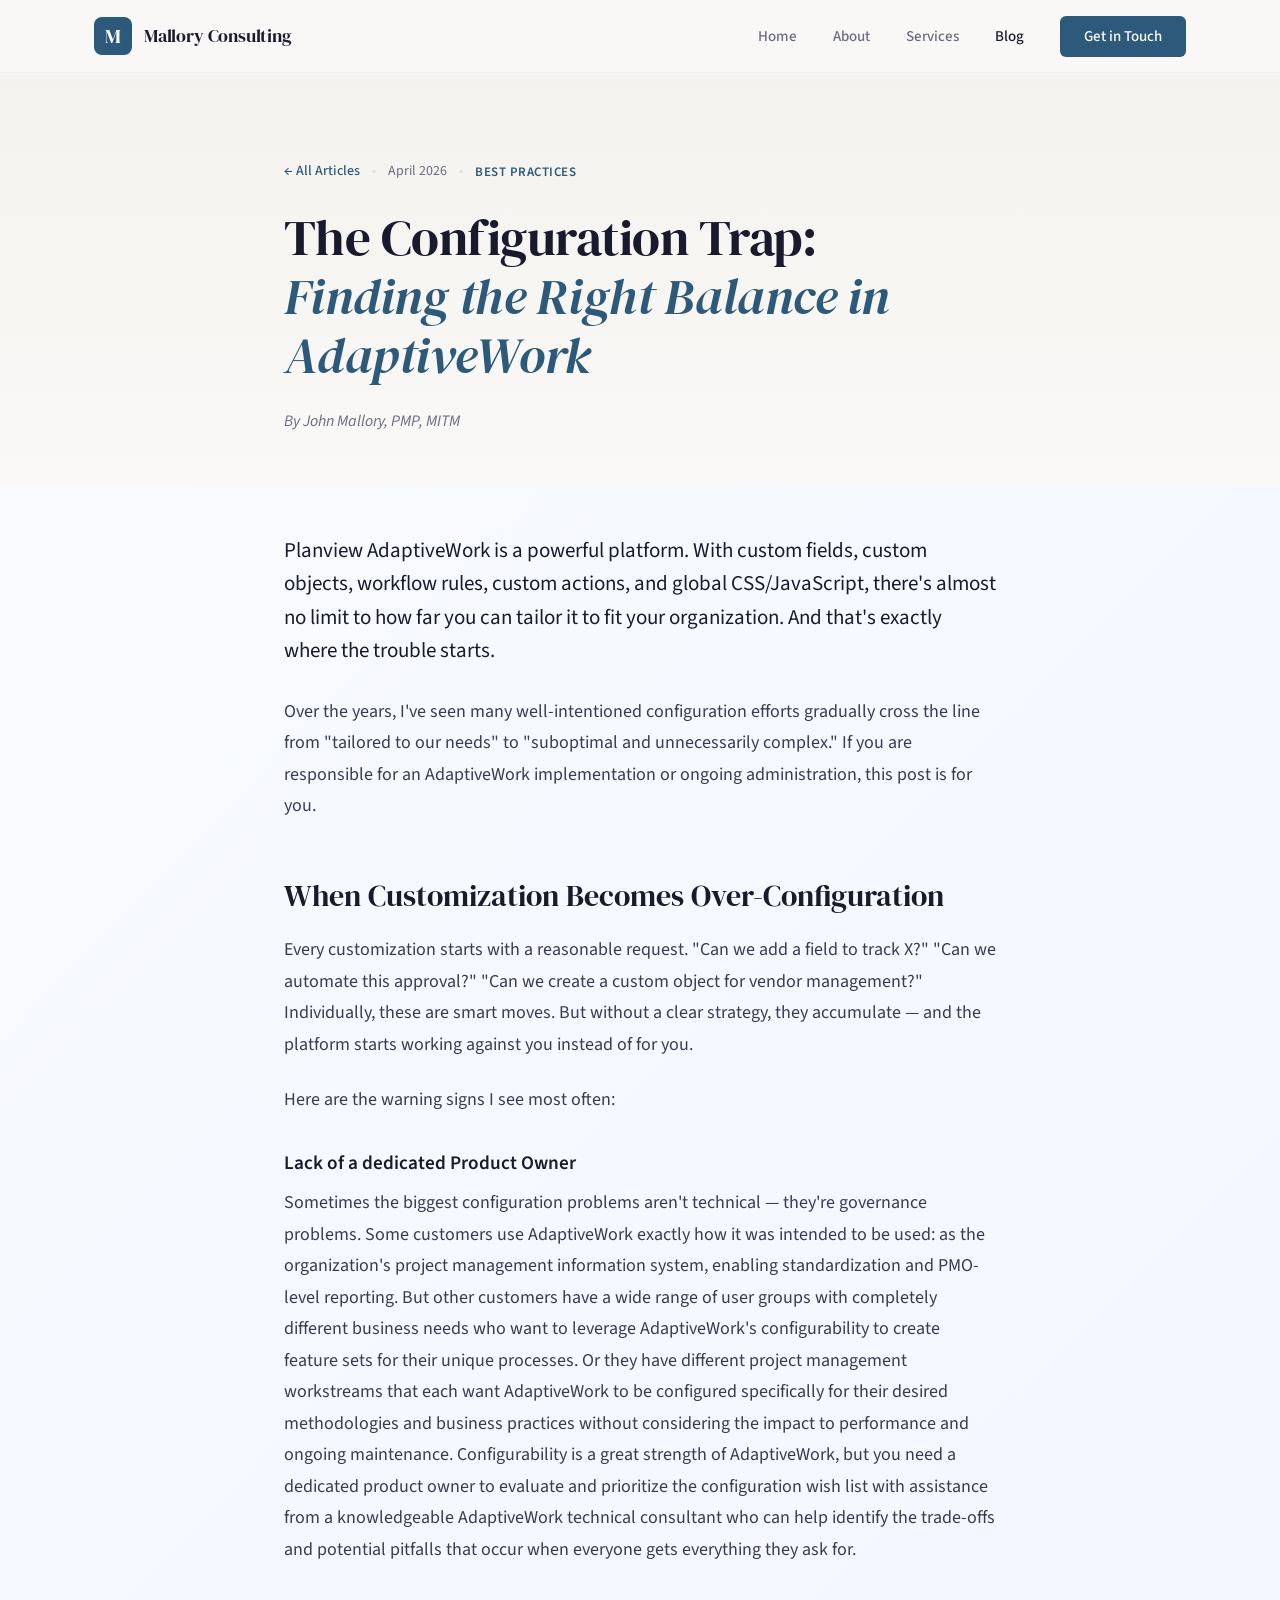
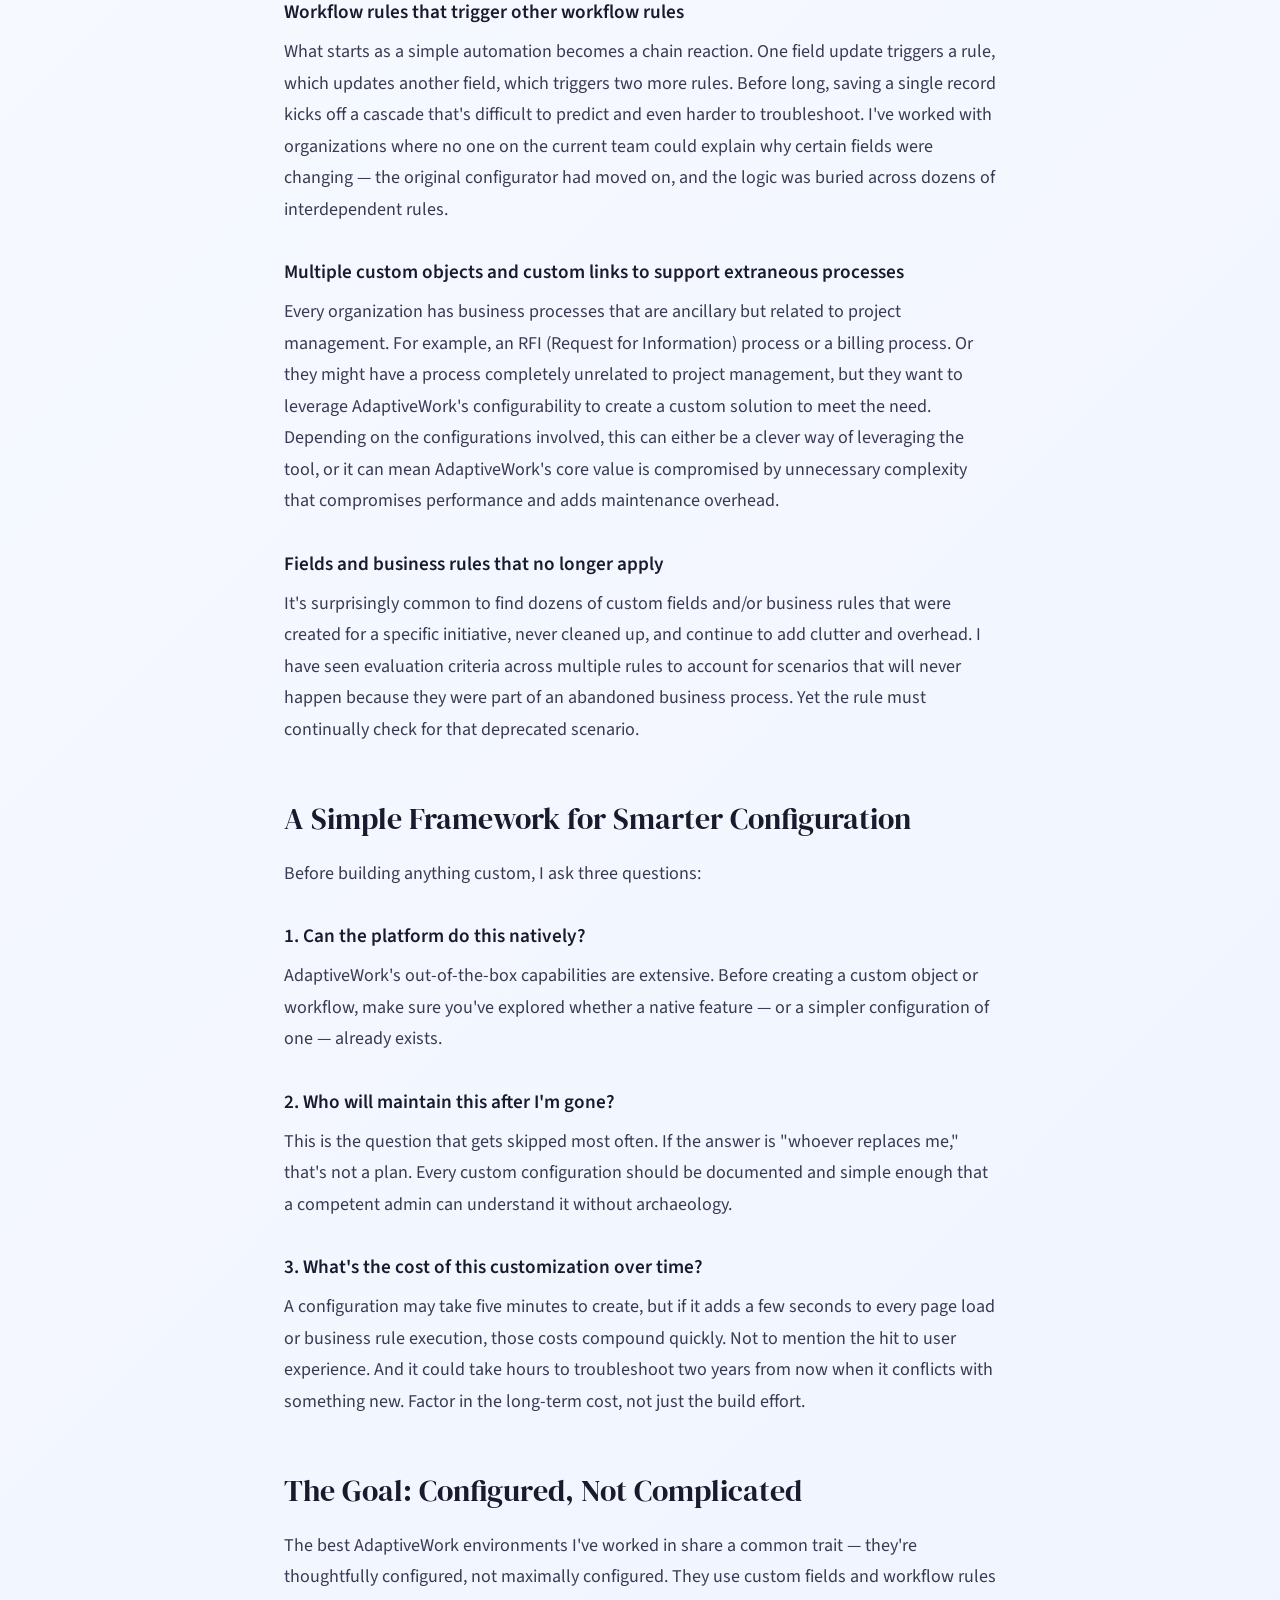
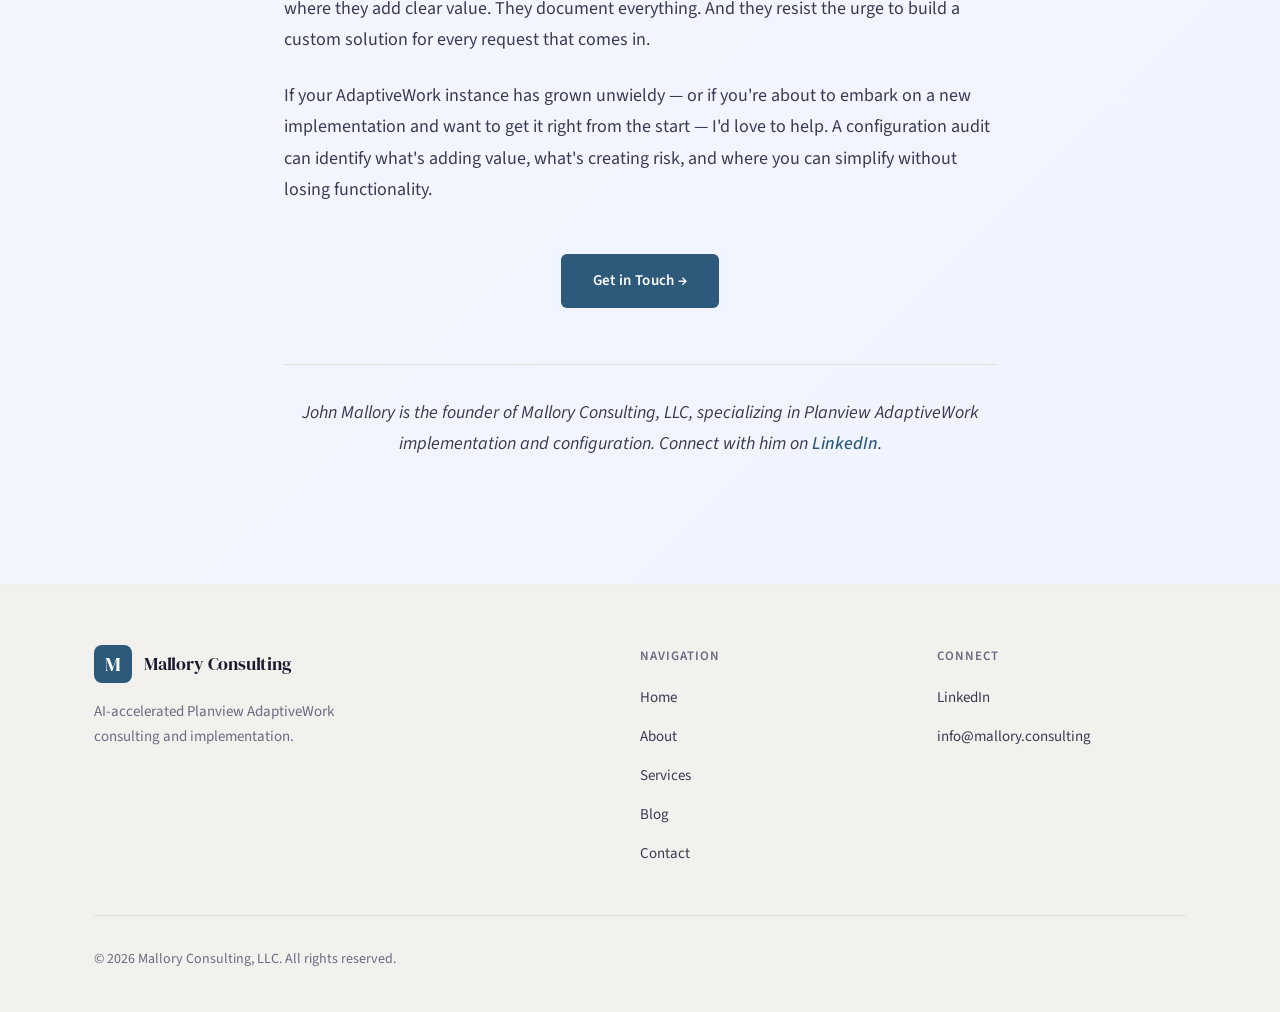
<file: blog/the-configuration-trap.html>
<!DOCTYPE html>
<html lang="en">
<head>
    <meta charset="UTF-8">
    <meta name="viewport" content="width=device-width, initial-scale=1.0">
    <title>The Configuration Trap: Finding the Right Balance in AdaptiveWork | Mallory Consulting</title>
    <meta name="description" content="AdaptiveWork's configurability is one of its greatest strengths — and one of its biggest risks. Learn how to recognize over-configuration and a simple framework for smarter decisions.">
    <meta name="keywords" content="AdaptiveWork configuration, Planview AdaptiveWork best practices, AdaptiveWork governance, project management platform, AdaptiveWork over-configuration">
    <meta property="og:title" content="The Configuration Trap: Finding the Right Balance in AdaptiveWork">
    <meta property="og:description" content="How to recognize when AdaptiveWork customization crosses the line into over-configuration, and a simple framework for smarter decisions.">
    <meta property="og:type" content="article">
    <meta property="og:url" content="https://mallory.consulting/blog/the-configuration-trap.html">
    <meta name="robots" content="index, follow">
    <link rel="canonical" href="https://mallory.consulting/blog/the-configuration-trap.html">
    <link rel="icon" type="image/svg+xml" href="../favicon.svg">
    <link rel="stylesheet" href="../css/style.css">
    <link rel="preconnect" href="https://fonts.googleapis.com">
    <link rel="preconnect" href="https://fonts.gstatic.com" crossorigin>
    <link href="https://fonts.googleapis.com/css2?family=DM+Serif+Display&family=Source+Sans+3:wght@300;400;500;600&display=swap" rel="stylesheet">
    <script type="application/ld+json">
    {
        "@context": "https://schema.org",
        "@type": "BlogPosting",
        "headline": "The Configuration Trap: Finding the Right Balance in AdaptiveWork",
        "description": "How to recognize when AdaptiveWork customization crosses the line into over-configuration, and a simple framework for smarter decisions.",
        "author": {
            "@type": "Person",
            "name": "John Mallory",
            "jobTitle": "Founder, Mallory Consulting",
            "url": "https://www.linkedin.com/in/john-mallory-pmp-mitm-1766a44/"
        },
        "publisher": {
            "@type": "Organization",
            "name": "Mallory Consulting, LLC",
            "url": "https://mallory.consulting"
        },
        "datePublished": "2026-04-07",
        "url": "https://mallory.consulting/blog/the-configuration-trap.html"
    }
    </script>
</head>
<body>
    <header class="site-header">
        <nav class="nav-container">
            <a href="../index.html" class="logo">
                <span class="logo-mark">M</span>
                <span class="logo-text">Mallory Consulting</span>
            </a>
            <button class="nav-toggle" aria-label="Toggle navigation">
                <span></span><span></span><span></span>
            </button>
            <ul class="nav-links">
                <li><a href="../index.html">Home</a></li>
                <li><a href="../about.html">About</a></li>
                <li><a href="../services.html">Services</a></li>
                <li><a href="../blog.html" class="active">Blog</a></li>
                <li><a href="../contact.html" class="nav-cta">Get in Touch</a></li>
            </ul>
        </nav>
    </header>

    <main>
        <article class="blog-post">
            <header class="blog-post-header">
                <div class="container container-narrow">
                    <p class="blog-post-meta">
                        <a href="../blog.html">&larr; All Articles</a>
                        <span class="meta-separator">•</span>
                        <span>April 2026</span>
                        <span class="meta-separator">•</span>
                        <span class="blog-category">Best Practices</span>
                    </p>
                    <h1>The Configuration Trap:<br><em>Finding the Right Balance in AdaptiveWork</em></h1>
                    <p class="blog-post-byline">By John Mallory, PMP, MITM</p>
                </div>
            </header>

            <div class="blog-post-body">
                <div class="container container-narrow">
                    <p class="lead">Planview AdaptiveWork is a powerful platform. With custom fields, custom objects, workflow rules, custom actions, and global CSS/JavaScript, there's almost no limit to how far you can tailor it to fit your organization. And that's exactly where the trouble starts.</p>

                    <p>Over the years, I've seen many well-intentioned configuration efforts gradually cross the line from "tailored to our needs" to "suboptimal and unnecessarily complex." If you are responsible for an AdaptiveWork implementation or ongoing administration, this post is for you.</p>

                    <h2>When Customization Becomes Over-Configuration</h2>

                    <p>Every customization starts with a reasonable request. "Can we add a field to track X?" "Can we automate this approval?" "Can we create a custom object for vendor management?" Individually, these are smart moves. But without a clear strategy, they accumulate — and the platform starts working against you instead of for you.</p>

                    <p>Here are the warning signs I see most often:</p>

                    <h3>Lack of a dedicated Product Owner</h3>
                    <p>Sometimes the biggest configuration problems aren't technical — they're governance problems. Some customers use AdaptiveWork exactly how it was intended to be used: as the organization's project management information system, enabling standardization and PMO-level reporting. But other customers have a wide range of user groups with completely different business needs who want to leverage AdaptiveWork's configurability to create feature sets for their unique processes. Or they have different project management workstreams that each want AdaptiveWork to be configured specifically for their desired methodologies and business practices without considering the impact to performance and ongoing maintenance. Configurability is a great strength of AdaptiveWork, but you need a dedicated product owner to evaluate and prioritize the configuration wish list with assistance from a knowledgeable AdaptiveWork technical consultant who can help identify the trade-offs and potential pitfalls that occur when everyone gets everything they ask for.</p>

                    <h3>Workflow rules that trigger other workflow rules</h3>
                    <p>What starts as a simple automation becomes a chain reaction. One field update triggers a rule, which updates another field, which triggers two more rules. Before long, saving a single record kicks off a cascade that's difficult to predict and even harder to troubleshoot. I've worked with organizations where no one on the current team could explain why certain fields were changing — the original configurator had moved on, and the logic was buried across dozens of interdependent rules.</p>

                    <h3>Multiple custom objects and custom links to support extraneous processes</h3>
                    <p>Every organization has business processes that are ancillary but related to project management. For example, an RFI (Request for Information) process or a billing process. Or they might have a process completely unrelated to project management, but they want to leverage AdaptiveWork's configurability to create a custom solution to meet the need. Depending on the configurations involved, this can either be a clever way of leveraging the tool, or it can mean AdaptiveWork's core value is compromised by unnecessary complexity that compromises performance and adds maintenance overhead.</p>

                    <h3>Fields and business rules that no longer apply</h3>
                    <p>It's surprisingly common to find dozens of custom fields and/or business rules that were created for a specific initiative, never cleaned up, and continue to add clutter and overhead. I have seen evaluation criteria across multiple rules to account for scenarios that will never happen because they were part of an abandoned business process. Yet the rule must continually check for that deprecated scenario.</p>

                    <h2>A Simple Framework for Smarter Configuration</h2>

                    <p>Before building anything custom, I ask three questions:</p>

                    <h3>1. Can the platform do this natively?</h3>
                    <p>AdaptiveWork's out-of-the-box capabilities are extensive. Before creating a custom object or workflow, make sure you've explored whether a native feature — or a simpler configuration of one — already exists.</p>

                    <h3>2. Who will maintain this after I'm gone?</h3>
                    <p>This is the question that gets skipped most often. If the answer is "whoever replaces me," that's not a plan. Every custom configuration should be documented and simple enough that a competent admin can understand it without archaeology.</p>

                    <h3>3. What's the cost of this customization over time?</h3>
                    <p>A configuration may take five minutes to create, but if it adds a few seconds to every page load or business rule execution, those costs compound quickly. Not to mention the hit to user experience. And it could take hours to troubleshoot two years from now when it conflicts with something new. Factor in the long-term cost, not just the build effort.</p>

                    <h2>The Goal: Configured, Not Complicated</h2>

                    <p>The best AdaptiveWork environments I've worked in share a common trait — they're thoughtfully configured, not maximally configured. They use custom fields and workflow rules where they add clear value. They document everything. And they resist the urge to build a custom solution for every request that comes in.</p>

                    <p>If your AdaptiveWork instance has grown unwieldy — or if you're about to embark on a new implementation and want to get it right from the start — I'd love to help. A configuration audit can identify what's adding value, what's creating risk, and where you can simplify without losing functionality.</p>

                    <p class="post-cta"><a href="../contact.html" class="btn btn-primary">Get in Touch &rarr;</a></p>

                    <hr class="post-divider">

                    <p class="post-author-bio"><em>John Mallory is the founder of Mallory Consulting, LLC, specializing in Planview AdaptiveWork implementation and configuration. Connect with him on <a href="https://www.linkedin.com/in/john-mallory-pmp-mitm-1766a44/" target="_blank" rel="noopener">LinkedIn</a>.</em></p>
                </div>
            </div>
        </article>
    </main>

    <footer class="site-footer">
        <div class="container">
            <div class="footer-content">
                <div class="footer-brand">
                    <a href="../index.html" class="logo">
                        <span class="logo-mark">M</span>
                        <span class="logo-text">Mallory Consulting</span>
                    </a>
                    <p>AI-accelerated Planview AdaptiveWork consulting and implementation.</p>
                </div>
                <div class="footer-links">
                    <h4>Navigation</h4>
                    <ul>
                        <li><a href="../index.html">Home</a></li>
                        <li><a href="../about.html">About</a></li>
                        <li><a href="../services.html">Services</a></li>
                        <li><a href="../blog.html">Blog</a></li>
                        <li><a href="../contact.html">Contact</a></li>
                    </ul>
                </div>
                <div class="footer-links">
                    <h4>Connect</h4>
                    <ul>
                        <li><a href="https://www.linkedin.com/in/john-mallory-pmp-mitm-1766a44/" target="_blank" rel="noopener">LinkedIn</a></li>
                        <li><a href="mailto:info@mallory.consulting">info@mallory.consulting</a></li>
                    </ul>
                </div>
            </div>
            <div class="footer-bottom">
                <p>&copy; 2026 Mallory Consulting, LLC. All rights reserved.</p>
            </div>
        </div>
    </footer>

    <script src="../js/main.js"></script>
</body>
</html>
</file>
<file: css/style.css>
/* ============================================
   Mallory Consulting — Main Stylesheet
   ============================================ */

/* --- CSS Variables --- */
:root {
    --color-ink: #1a1a2e;
    --color-ink-light: #3a3a52;
    --color-ink-muted: #6b6b82;
    --color-surface: #faf9f7;
    --color-surface-warm: #f3f1ed;
    --color-surface-card: #ffffff;
    --color-accent: #2d5a7b;
    --color-accent-deep: #1e3f57;
    --color-accent-light: #e8f0f5;
    --color-highlight: #c5953a;
    --color-border: #e2e0db;
    --color-border-light: #eeedea;

    --font-display: 'DM Serif Display', Georgia, serif;
    --font-body: 'Source Sans 3', -apple-system, BlinkMacSystemFont, sans-serif;

    --max-width: 1140px;
    --section-padding: 100px;
    --transition: 0.3s ease;
}

/* --- Reset & Base --- */
*, *::before, *::after {
    margin: 0;
    padding: 0;
    box-sizing: border-box;
}

html {
    scroll-behavior: smooth;
    -webkit-font-smoothing: antialiased;
}

body {
    font-family: var(--font-body);
    font-weight: 400;
    font-size: 17px;
    line-height: 1.7;
    color: var(--color-ink);
    background-color: var(--color-surface);
}

img {
    max-width: 100%;
    display: block;
}

a {
    color: var(--color-accent);
    text-decoration: none;
    transition: color var(--transition);
}

a:hover {
    color: var(--color-accent-deep);
}

.container {
    max-width: var(--max-width);
    margin: 0 auto;
    padding: 0 24px;
}

/* --- Typography --- */
h1, h2, h3 {
    font-family: var(--font-display);
    font-weight: 400;
    line-height: 1.2;
    color: var(--color-ink);
}

h1 {
    font-size: clamp(2.4rem, 5vw, 3.8rem);
    letter-spacing: -0.01em;
}

h1 em {
    font-style: italic;
    color: var(--color-accent);
}

h2 {
    font-size: clamp(1.8rem, 3.5vw, 2.6rem);
}

h3 {
    font-size: 1.25rem;
}

p {
    color: var(--color-ink-light);
}

/* --- Buttons --- */
.btn {
    display: inline-block;
    padding: 14px 32px;
    font-family: var(--font-body);
    font-size: 15px;
    font-weight: 600;
    letter-spacing: 0.02em;
    border-radius: 6px;
    border: none;
    cursor: pointer;
    transition: all var(--transition);
    text-align: center;
}

.btn-primary {
    background-color: var(--color-accent);
    color: #fff;
}

.btn-primary:hover {
    background-color: var(--color-accent-deep);
    color: #fff;
    transform: translateY(-1px);
    box-shadow: 0 4px 16px rgba(45, 90, 123, 0.25);
}

.btn-secondary {
    background-color: transparent;
    color: var(--color-ink);
    border: 1.5px solid var(--color-border);
}

.btn-secondary:hover {
    border-color: var(--color-ink);
    color: var(--color-ink);
}

.btn-light {
    background-color: #fff;
    color: var(--color-accent-deep);
}

.btn-light:hover {
    background-color: var(--color-surface);
    color: var(--color-accent-deep);
    transform: translateY(-1px);
    box-shadow: 0 4px 16px rgba(0, 0, 0, 0.15);
}

.btn-full {
    width: 100%;
}

/* --- Header & Navigation --- */
.site-header {
    position: fixed;
    top: 0;
    left: 0;
    right: 0;
    z-index: 100;
    background-color: rgba(250, 249, 247, 0.92);
    backdrop-filter: blur(12px);
    border-bottom: 1px solid var(--color-border-light);
}

.nav-container {
    max-width: var(--max-width);
    margin: 0 auto;
    padding: 0 24px;
    display: flex;
    align-items: center;
    justify-content: space-between;
    height: 72px;
}

.logo {
    display: flex;
    align-items: center;
    gap: 12px;
    text-decoration: none;
    color: var(--color-ink);
}

.logo-mark {
    display: flex;
    align-items: center;
    justify-content: center;
    width: 38px;
    height: 38px;
    background-color: var(--color-accent);
    color: #fff;
    font-family: var(--font-display);
    font-size: 20px;
    border-radius: 8px;
}

.logo-text {
    font-family: var(--font-display);
    font-size: 18px;
    letter-spacing: -0.01em;
}

.nav-links {
    display: flex;
    align-items: center;
    gap: 36px;
    list-style: none;
}

.nav-links a {
    color: var(--color-ink-muted);
    font-size: 15px;
    font-weight: 500;
    transition: color var(--transition);
}

.nav-links a:hover,
.nav-links a.active {
    color: var(--color-ink);
}

.nav-cta {
    padding: 10px 24px !important;
    background-color: var(--color-accent);
    color: #fff !important;
    border-radius: 6px;
}

.nav-cta:hover {
    background-color: var(--color-accent-deep) !important;
    color: #fff !important;
}

.nav-toggle {
    display: none;
    flex-direction: column;
    gap: 5px;
    background: none;
    border: none;
    cursor: pointer;
    padding: 4px;
}

.nav-toggle span {
    display: block;
    width: 24px;
    height: 2px;
    background-color: var(--color-ink);
    border-radius: 2px;
    transition: all var(--transition);
}

/* --- Hero Section --- */
.hero {
    padding: 160px 24px var(--section-padding);
    max-width: var(--max-width);
    margin: 0 auto;
    display: grid;
    grid-template-columns: 1fr 1fr;
    gap: 60px;
    align-items: center;
}

.hero-eyebrow {
    font-size: 13px;
    font-weight: 600;
    letter-spacing: 0.12em;
    text-transform: uppercase;
    color: var(--color-accent);
    margin-bottom: 20px;
}

.hero-description {
    font-size: 19px;
    line-height: 1.6;
    color: var(--color-ink-muted);
    margin-top: 24px;
    max-width: 480px;
}

.hero-actions {
    display: flex;
    gap: 16px;
    margin-top: 40px;
}

.hero-visual {
    display: flex;
    flex-direction: column;
    gap: 16px;
    padding-left: 40px;
}

.hero-card {
    display: flex;
    align-items: center;
    gap: 16px;
    padding: 24px 28px;
    background: var(--color-surface-card);
    border: 1px solid var(--color-border-light);
    border-radius: 12px;
    box-shadow: 0 2px 12px rgba(0, 0, 0, 0.04);
    transition: all var(--transition);
}

.hero-card:hover {
    transform: translateX(4px);
    box-shadow: 0 4px 20px rgba(0, 0, 0, 0.08);
}

.card-icon {
    display: flex;
    align-items: center;
    justify-content: center;
    width: 44px;
    height: 44px;
    border-radius: 10px;
    font-size: 18px;
}

.card-1 .card-icon { background: var(--color-accent-light); color: var(--color-accent); }
.card-2 .card-icon { background: #fef3e0; color: var(--color-highlight); }
.card-3 .card-icon { background: #e6f5ec; color: #2d8a56; }

.card-label {
    font-weight: 600;
    font-size: 16px;
    color: var(--color-ink);
}

/* --- Page Hero (interior pages) --- */
.page-hero {
    padding: 160px 0 60px;
    background: linear-gradient(180deg, var(--color-surface-warm) 0%, var(--color-surface) 100%);
}

.page-hero .hero-eyebrow {
    margin-bottom: 16px;
}

/* --- Section Styles --- */
.section-title {
    margin-bottom: 16px;
}

.section-subtitle {
    font-size: 18px;
    color: var(--color-ink-muted);
    max-width: 560px;
    margin-bottom: 60px;
}

/* --- Value Section --- */
.value-section {
    padding: var(--section-padding) 0;
    background-color: var(--color-surface-warm);
}

.value-grid {
    display: grid;
    grid-template-columns: repeat(3, 1fr);
    gap: 48px;
    margin-top: 60px;
}

.value-number {
    font-family: var(--font-display);
    font-size: 2.5rem;
    color: var(--color-border);
    margin-bottom: 16px;
}

.value-item h3 {
    margin-bottom: 12px;
    font-family: var(--font-body);
    font-weight: 600;
}

.value-item p {
    font-size: 16px;
    line-height: 1.65;
}

/* --- Services Preview --- */
.services-preview {
    padding: var(--section-padding) 0;
}

.services-preview-header {
    display: flex;
    align-items: baseline;
    justify-content: space-between;
    margin-bottom: 48px;
}

.link-arrow {
    font-size: 15px;
    font-weight: 600;
    color: var(--color-accent);
}

.link-arrow:hover {
    color: var(--color-accent-deep);
}

.services-grid {
    display: grid;
    grid-template-columns: repeat(3, 1fr);
    gap: 32px;
}

.service-card {
    padding: 36px 32px;
    background: var(--color-surface-card);
    border: 1px solid var(--color-border-light);
    border-radius: 12px;
    transition: all var(--transition);
}

.service-card:hover {
    border-color: var(--color-accent);
    box-shadow: 0 8px 32px rgba(45, 90, 123, 0.08);
    transform: translateY(-2px);
}

.service-icon {
    color: var(--color-accent);
    margin-bottom: 20px;
}

.service-card h3 {
    font-family: var(--font-body);
    font-weight: 600;
    margin-bottom: 12px;
}

.service-card p {
    font-size: 15px;
    line-height: 1.6;
}

/* --- Services Detail Page --- */
.services-detail {
    padding: 40px 0 var(--section-padding);
}

.service-detail-card {
    background: var(--color-surface-card);
    border: 1px solid var(--color-border-light);
    border-radius: 16px;
    padding: 48px;
    margin-bottom: 32px;
    transition: border-color var(--transition);
}

.service-detail-card:hover {
    border-color: var(--color-accent);
}

.service-detail-header {
    display: flex;
    align-items: center;
    gap: 20px;
    margin-bottom: 24px;
}

.service-detail-icon {
    color: var(--color-accent);
}

.service-detail-header h2 {
    font-size: 1.6rem;
}

.service-detail-body p {
    font-size: 17px;
    max-width: 680px;
    margin-bottom: 28px;
}

.service-includes h4 {
    font-size: 14px;
    font-weight: 600;
    letter-spacing: 0.06em;
    text-transform: uppercase;
    color: var(--color-ink-muted);
    margin-bottom: 16px;
}

.service-includes ul {
    list-style: none;
    display: grid;
    grid-template-columns: 1fr 1fr;
    gap: 10px 40px;
}

.service-includes li {
    font-size: 15px;
    color: var(--color-ink-light);
    padding-left: 20px;
    position: relative;
}

.service-includes li::before {
    content: '';
    position: absolute;
    left: 0;
    top: 10px;
    width: 6px;
    height: 6px;
    border-radius: 50%;
    background: var(--color-accent);
}

/* --- About Page --- */
.about-story {
    padding: 40px 0 var(--section-padding);
}

.about-grid {
    display: grid;
    grid-template-columns: 2fr 1fr;
    gap: 60px;
}

.about-main h2 {
    margin-bottom: 24px;
}

.about-main p {
    font-size: 17px;
    margin-bottom: 20px;
}

.about-sidebar {
    padding-top: 8px;
}

.about-stat {
    background: var(--color-surface-warm);
    border-radius: 16px;
    padding: 32px;
}

.stat-icon {
    font-size: 24px;
    color: var(--color-accent);
    margin-bottom: 16px;
}

.about-stat h3 {
    font-family: var(--font-body);
    font-weight: 600;
    margin-bottom: 12px;
}

.about-stat p {
    font-size: 15px;
    line-height: 1.6;
}

/* --- Methodology --- */
.methodology-section {
    padding: var(--section-padding) 0;
    background-color: var(--color-surface-warm);
}

.methodology-grid {
    display: grid;
    grid-template-columns: repeat(5, 1fr);
    gap: 24px;
}

.method-step {
    background: var(--color-surface-card);
    border: 1px solid var(--color-border-light);
    border-radius: 12px;
    padding: 28px 24px;
    position: relative;
}

.step-number {
    font-family: var(--font-display);
    font-size: 2rem;
    color: var(--color-border);
    margin-bottom: 12px;
}

.method-step h3 {
    font-family: var(--font-body);
    font-weight: 600;
    font-size: 16px;
    margin-bottom: 10px;
}

.method-step p {
    font-size: 14px;
    line-height: 1.6;
}

/* --- Blog --- */
.blog-listing {
    padding: 40px 0 var(--section-padding);
}

.blog-grid {
    display: grid;
    grid-template-columns: 1fr;
    gap: 0;
}

.blog-card {
    padding: 40px 0;
    border-bottom: 1px solid var(--color-border-light);
}

.blog-card:first-child {
    padding-top: 0;
}

.blog-card-meta {
    display: flex;
    gap: 16px;
    margin-bottom: 12px;
}

.blog-date {
    font-size: 14px;
    color: var(--color-ink-muted);
}

.blog-category {
    font-size: 13px;
    font-weight: 600;
    letter-spacing: 0.04em;
    text-transform: uppercase;
    color: var(--color-accent);
}

.blog-card h2 {
    font-size: 1.5rem;
    margin-bottom: 12px;
}

.blog-card h2 a {
    color: var(--color-ink);
}

.blog-card h2 a:hover {
    color: var(--color-accent);
}

.blog-card p {
    font-size: 16px;
    max-width: 640px;
    margin-bottom: 16px;
}

.read-more {
    font-size: 15px;
    font-weight: 600;
}

/* --- Contact --- */
.contact-section {
    padding: 40px 0 var(--section-padding);
}

.contact-grid {
    display: grid;
    grid-template-columns: 1fr 1fr;
    gap: 80px;
}

.contact-info h2 {
    margin-bottom: 16px;
}

.contact-info > p {
    font-size: 17px;
    margin-bottom: 40px;
}

.contact-methods {
    display: flex;
    flex-direction: column;
    gap: 28px;
}

.contact-method h4 {
    font-size: 13px;
    font-weight: 600;
    letter-spacing: 0.08em;
    text-transform: uppercase;
    color: var(--color-ink-muted);
    margin-bottom: 6px;
}

.contact-method a,
.contact-method p {
    font-size: 17px;
    color: var(--color-ink);
}

.contact-form-wrapper {
    background: var(--color-surface-card);
    border: 1px solid var(--color-border-light);
    border-radius: 16px;
    padding: 40px;
}

.form-group {
    margin-bottom: 24px;
}

.form-group label {
    display: block;
    font-size: 14px;
    font-weight: 600;
    color: var(--color-ink);
    margin-bottom: 8px;
}

.optional {
    font-weight: 400;
    color: var(--color-ink-muted);
}

.form-group input,
.form-group select,
.form-group textarea {
    width: 100%;
    padding: 12px 16px;
    font-family: var(--font-body);
    font-size: 16px;
    color: var(--color-ink);
    background: var(--color-surface);
    border: 1px solid var(--color-border);
    border-radius: 8px;
    transition: border-color var(--transition);
    appearance: none;
}

.form-group input:focus,
.form-group select:focus,
.form-group textarea:focus {
    outline: none;
    border-color: var(--color-accent);
    box-shadow: 0 0 0 3px var(--color-accent-light);
}

.form-group select {
    background-image: url("data:image/svg+xml,%3Csvg width='12' height='8' viewBox='0 0 12 8' fill='none' xmlns='http://www.w3.org/2000/svg'%3E%3Cpath d='M1 1.5L6 6.5L11 1.5' stroke='%236b6b82' stroke-width='1.5' stroke-linecap='round' stroke-linejoin='round'/%3E%3C/svg%3E");
    background-repeat: no-repeat;
    background-position: right 16px center;
    padding-right: 40px;
}

.form-group textarea {
    resize: vertical;
    min-height: 120px;
}

.form-note {
    font-size: 14px;
    color: var(--color-ink-muted);
    margin-top: 16px;
    text-align: center;
}

/* --- CTA Section --- */
.cta-section {
    padding: var(--section-padding) 0;
    background: var(--color-accent-deep);
}

.cta-content {
    text-align: center;
    max-width: 560px;
    margin: 0 auto;
}

.cta-content h2 {
    color: #fff;
    margin-bottom: 16px;
}

.cta-content p {
    color: rgba(255, 255, 255, 0.75);
    font-size: 18px;
    margin-bottom: 36px;
}

/* --- Footer --- */
.site-footer {
    padding: 60px 0 40px;
    background-color: var(--color-surface-warm);
    border-top: 1px solid var(--color-border-light);
}

.footer-content {
    display: grid;
    grid-template-columns: 2fr 1fr 1fr;
    gap: 48px;
    margin-bottom: 48px;
}

.footer-brand p {
    font-size: 15px;
    color: var(--color-ink-muted);
    margin-top: 16px;
    max-width: 280px;
}

.footer-links h4 {
    font-size: 13px;
    font-weight: 600;
    letter-spacing: 0.08em;
    text-transform: uppercase;
    color: var(--color-ink-muted);
    margin-bottom: 16px;
}

.footer-links ul {
    list-style: none;
    display: flex;
    flex-direction: column;
    gap: 10px;
}

.footer-links a {
    font-size: 15px;
    color: var(--color-ink-light);
}

.footer-links a:hover {
    color: var(--color-accent);
}

.footer-bottom {
    padding-top: 32px;
    border-top: 1px solid var(--color-border);
}

.footer-bottom p {
    font-size: 14px;
    color: var(--color-ink-muted);
}

/* --- Animations --- */
@keyframes fadeInUp {
    from {
        opacity: 0;
        transform: translateY(20px);
    }
    to {
        opacity: 1;
        transform: translateY(0);
    }
}

.hero-content {
    animation: fadeInUp 0.6s ease forwards;
}

.hero-visual {
    animation: fadeInUp 0.6s ease 0.2s forwards;
    opacity: 0;
}

.hero-card {
    opacity: 0;
    animation: fadeInUp 0.5s ease forwards;
}

.hero-card:nth-child(1) { animation-delay: 0.3s; }
.hero-card:nth-child(2) { animation-delay: 0.45s; }
.hero-card:nth-child(3) { animation-delay: 0.6s; }

/* --- Responsive --- */
@media (max-width: 900px) {
    :root {
        --section-padding: 72px;
    }

    .hero {
        grid-template-columns: 1fr;
        padding-top: 120px;
        gap: 48px;
    }

    .hero-visual {
        padding-left: 0;
    }

    .value-grid {
        grid-template-columns: 1fr;
        gap: 36px;
    }

    .services-grid {
        grid-template-columns: 1fr;
        gap: 20px;
    }

    .methodology-grid {
        grid-template-columns: 1fr 1fr;
        gap: 16px;
    }

    .about-grid {
        grid-template-columns: 1fr;
        gap: 40px;
    }

    .contact-grid {
        grid-template-columns: 1fr;
        gap: 48px;
    }

    .footer-content {
        grid-template-columns: 1fr;
        gap: 32px;
    }

    .service-includes ul {
        grid-template-columns: 1fr;
    }
}

@media (max-width: 640px) {
    .nav-links {
        display: none;
        position: absolute;
        top: 72px;
        left: 0;
        right: 0;
        background: var(--color-surface);
        flex-direction: column;
        padding: 24px;
        gap: 8px;
        border-bottom: 1px solid var(--color-border);
        box-shadow: 0 8px 24px rgba(0,0,0,0.08);
    }

    .nav-links.open {
        display: flex;
    }

    .nav-links a {
        display: block;
        padding: 12px 0;
    }

    .nav-cta {
        text-align: center;
        margin-top: 8px;
    }

    .nav-toggle {
        display: flex;
    }

    .hero-actions {
        flex-direction: column;
    }

    .hero-actions .btn {
        text-align: center;
    }

    .services-preview-header {
        flex-direction: column;
        gap: 8px;
    }

    .methodology-grid {
        grid-template-columns: 1fr;
    }

    .service-detail-card {
        padding: 28px 24px;
    }

    .contact-form-wrapper {
        padding: 28px 24px;
    }
}
/* --- Actu8 Coming Soon --- */
:root {
    --color-primary: #4d71fa;
    --color-primary-dark: #3450d4;
    --color-primary-soft: #e4e9ff;
    --color-bg-soft: #f4f7fe;
}

body {
    background: linear-gradient(135deg, #f9fbff 0%, #eef3ff 100%);
}

.coming-soon-header {
    background: rgba(255, 255, 255, 0.82);
    border-bottom: 1px solid rgba(69, 93, 178, 0.15);
}

.coming-soon-main {
    min-height: calc(100vh - 90px);
    display: flex;
    align-items: center;
    justify-content: center;
    padding: 100px 0 60px;
}

.coming-soon-hero {
    width: 100%;
    max-width: 900px;
    margin: 0 auto;
    background: rgba(255, 255, 255, 0.92);
    border: 1px solid #e6e9f6;
    border-radius: 20px;
    box-shadow: 0 24px 54px rgba(53, 77, 140, 0.12);
    padding: 56px 36px 44px;
}

.coming-soon-splash h1 {
    font-size: clamp(2.5rem, 7vw, 3.6rem);
    margin-top: 12px;
    margin-bottom: 16px;
    line-height: 1.04;
}

.eyebrow {
    font-size: 12px;
    font-weight: 600;
    text-transform: uppercase;
    letter-spacing: 0.18em;
    color: var(--color-primary-dark);
}

.coming-soon-splash p {
    color: #484f6f;
    margin-top: 0.85rem;
    font-size: 1.08rem;
    line-height: 1.5;
    max-width: 650px;
}

.early-access-form {
    margin-top: 28px;
    display: grid;
    grid-template-columns: 1fr auto;
    gap: 12px;
    align-items: center;
}

.early-access-form input[type=email] {
    padding: 14px 16px;
    border-radius: 10px;
    border: 1px solid #dbe2f1;
    color: #1f2a5d;
    font-size: 16px;
    max-width: 100%;
}

.early-access-form input[type=email]:focus {
    outline: none;
    border-color: var(--color-primary);
    box-shadow: 0 0 0 4px rgba(78, 114, 255, 0.16);
}

.early-access-form .btn-primary {
    min-width: 130px;
    padding: 14px 20px;
    background-color: var(--color-primary);
    border-radius: 10px;
    font-weight: 700;
}

.early-access-form .btn-primary:hover {
    background-color: var(--color-primary-dark);
    box-shadow: 0 8px 18px rgba(45, 90, 210, 0.28);
}

.small-note {
    color: #6d739b;
    margin-top: 12px;
    font-size: 0.91rem;
}

.feature-grid {
    margin-top: 38px;
    display: grid;
    grid-template-columns: repeat(auto-fit, minmax(200px, 1fr));
    gap: 14px;
}

.feature-card {
    background: #ffffff;
    border: 1px solid #e4e8f8;
    border-radius: 12px;
    padding: 20px;
    color: #2f365f;
    box-shadow: 0 8px 20px rgba(74, 92, 151, 0.08);
    transition: transform 0.2s ease, box-shadow 0.2s ease;
}

.feature-card:hover {
    transform: translateY(-3px);
    box-shadow: 0 14px 24px rgba(66, 96, 167, 0.15);
}

.feature-card h3 {
    color: var(--color-primary-dark);
    margin-bottom: 8px;
}

.coming-soon-footnote {
    margin-top: 24px;
    text-align: center;
    color: #58608a;
    font-size: 0.98rem;
}

.coming-soon-footer {
    background: transparent;
    border-top: 1px solid #d9def2;
    padding: 18px 0;
    color: #4f567e;
    text-align: center;
}

@media (max-width: 900px) {
    .coming-soon-hero {
        padding: 34px 20px;
    }

    .coming-soon-splash h1 {
        font-size: clamp(2.2rem, 8vw, 2.8rem);
    }

    .early-access-form {
        grid-template-columns: 1fr;
    }

    .early-access-form .btn-primary {
        width: 100%;
    }
}
/* ============================================
   Blog Post Styles — APPEND TO style.css
   ============================================ */

.container-narrow {
    max-width: 760px;
    margin: 0 auto;
    padding: 0 24px;
}

.blog-post {
    padding-bottom: var(--section-padding);
}

.blog-post-header {
    padding: 160px 0 50px;
    background: linear-gradient(180deg, var(--color-surface-warm) 0%, var(--color-surface) 100%);
}

.blog-post-meta {
    display: flex;
    align-items: center;
    flex-wrap: wrap;
    gap: 12px;
    margin-bottom: 24px;
    font-size: 14px;
    color: var(--color-ink-muted);
}

.blog-post-meta a {
    color: var(--color-accent);
    font-weight: 500;
}

.meta-separator {
    color: var(--color-border);
}

.blog-post-header h1 {
    font-size: clamp(2rem, 4.5vw, 3.2rem);
    line-height: 1.15;
    margin-bottom: 24px;
}

.blog-post-byline {
    font-size: 16px;
    color: var(--color-ink-muted);
    font-style: italic;
}

.blog-post-body {
    padding-top: 48px;
}

.blog-post-body .lead {
    font-size: 21px;
    line-height: 1.6;
    color: var(--color-ink);
    margin-bottom: 28px;
    font-weight: 400;
}

.blog-post-body p {
    font-size: 18px;
    line-height: 1.75;
    margin-bottom: 24px;
    color: var(--color-ink-light);
}

.blog-post-body h2 {
    font-size: 1.9rem;
    margin-top: 56px;
    margin-bottom: 20px;
    color: var(--color-ink);
}

.blog-post-body h3 {
    font-family: var(--font-body);
    font-weight: 600;
    font-size: 1.2rem;
    margin-top: 36px;
    margin-bottom: 12px;
    color: var(--color-ink);
}

.blog-post-body h3 + p {
    margin-top: 0;
}

.post-cta {
    margin-top: 48px;
    text-align: center;
}

.post-divider {
    border: none;
    border-top: 1px solid var(--color-border);
    margin: 56px 0 32px;
}

.post-author-bio {
    font-size: 16px;
    color: var(--color-ink-muted);
    text-align: center;
}

.post-author-bio a {
    color: var(--color-accent);
    font-weight: 500;
}

@media (max-width: 640px) {
    .blog-post-header {
        padding-top: 120px;
    }

    .blog-post-body .lead {
        font-size: 19px;
    }

    .blog-post-body p {
        font-size: 17px;
    }
}


/* ============================================
   AI Capabilities Section (home page)
   ============================================ */
.ai-section {
    padding: var(--section-padding) 0;
}

.ai-section .section-subtitle {
    max-width: 640px;
    margin-bottom: 48px;
}

.ai-note {
    margin-top: 48px;
    text-align: center;
    font-family: var(--font-display);
    font-size: 1.4rem;
    color: var(--color-ink);
}

.ai-note em {
    color: var(--color-accent);
}

.ai-section + .services-preview {
    background-color: var(--color-surface-warm);
}

.page-hero .hero-description {
    max-width: 620px;
    margin-top: 20px;
}

.ai-section .ai-link {
    margin-top: 16px;
    text-align: center;
}

.ai-explainer {
    padding: 0 0 var(--section-padding);
}

.ai-explainer p {
    max-width: 680px;
    font-size: 17px;
    margin-bottom: 16px;
}
</file>
